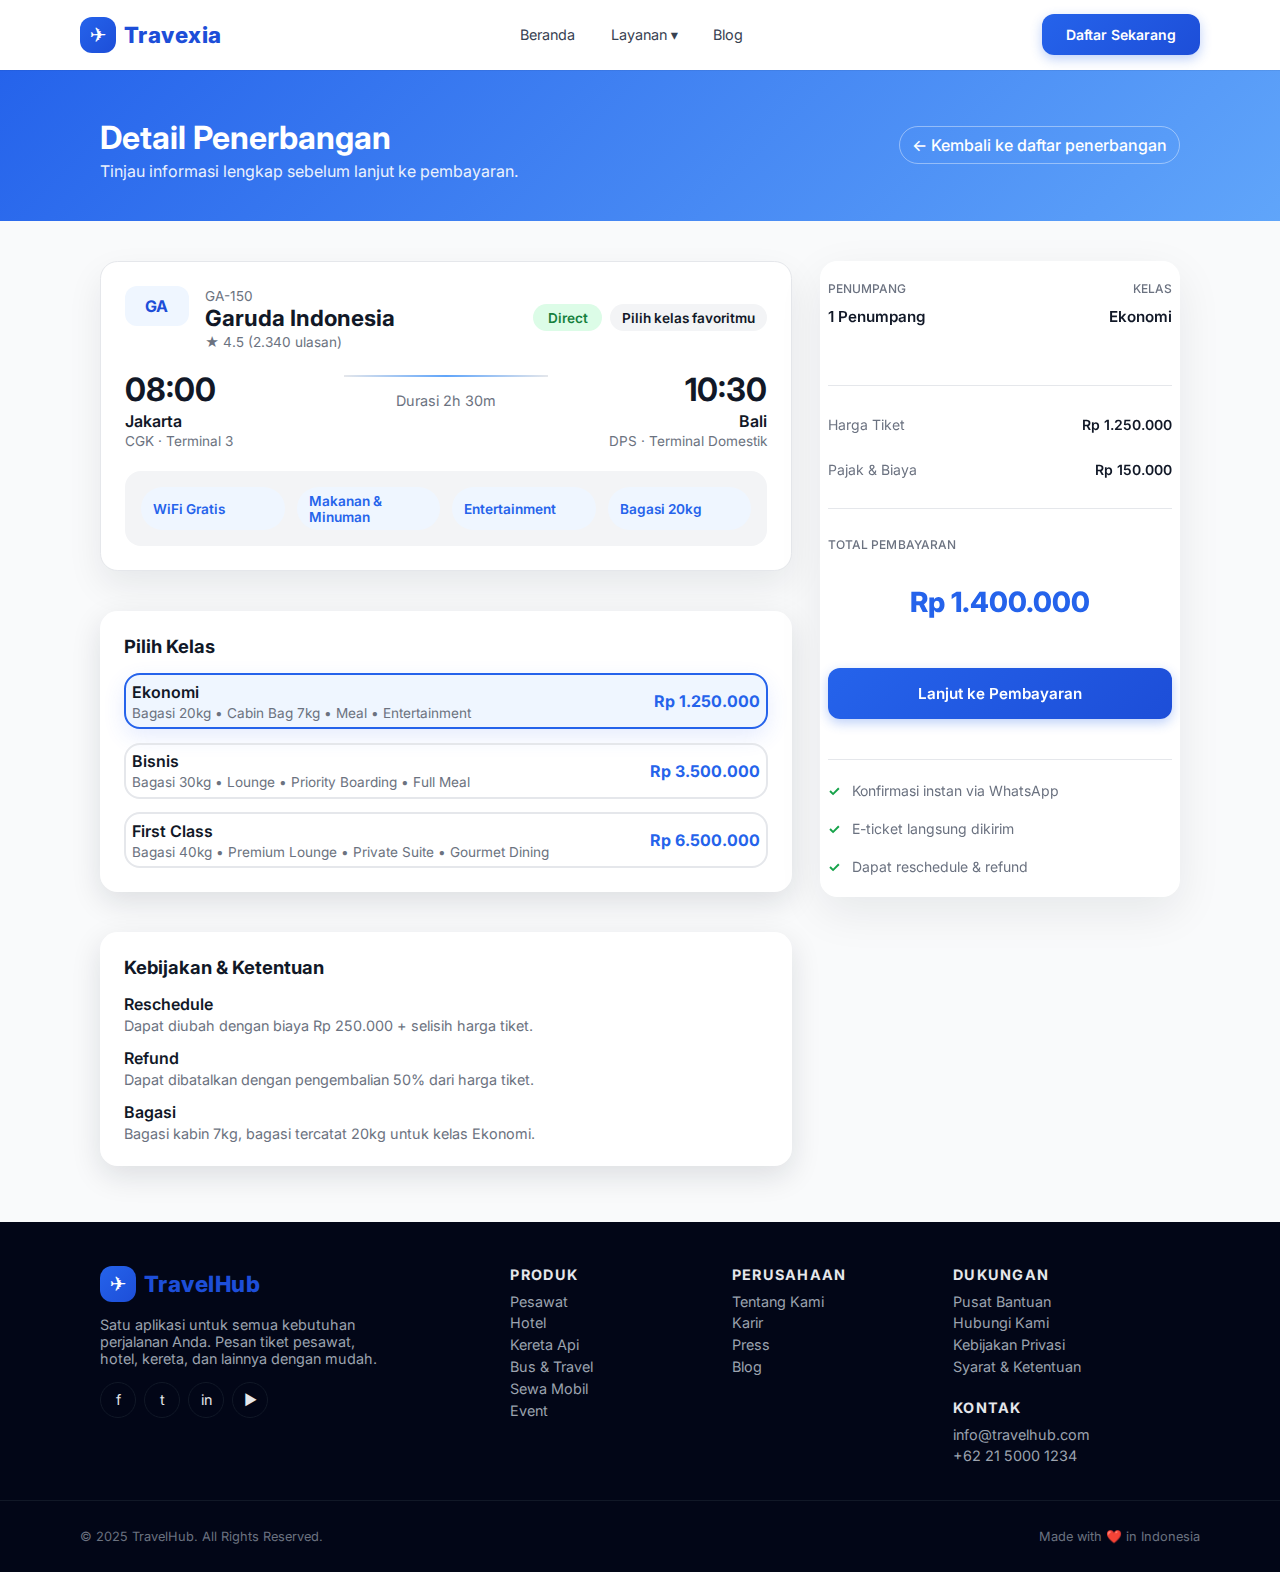
<file: tiket.cim/tiket.cim/flight-detail.html>
<!doctype html>
<html lang="id">
  <head>
    <meta charset="UTF-8" />
    <meta name="viewport" content="width=device-width, initial-scale=1.0" />
    <title>Travexia - Detail Penerbangan</title>
    <meta name="description" content="Pesan tiket pesawat murah dan mudah di Travexia. Bandingkan harga, pilih maskapai terbaik, dan booking tiket pesawat domestik maupun internasional dengan cepat dan aman.">
    <meta name="keywords" content="Travexia, tiket pesawat, pesan tiket pesawat, tiket pesawat murah, booking pesawat, maskapai, tiket pesawat online">

    <link rel="preconnect" href="https://fonts.googleapis.com">
    <link rel="preconnect" href="https://fonts.gstatic.com" crossorigin>
    <link href="https://fonts.googleapis.com/css2?family=Inter:wght@300;400;500;600;700;800&display=swap" rel="stylesheet">
    <link rel="stylesheet" href="/tiket.cim/tiket.cim/assets/css/flight.css" />
    <script src="/tiket.cim/tiket.cim/assets/js/flight.js" defer></script>
    <script src="/tiket.cim/tiket.cim/assets/js/flight-detail.js" defer></script>

      </head>
      <body data-page="flight-detail">
      <header class="site-header">
      <div class="header-main">
        <div class="container header-inner">
          <a href="index.html" class="logo">
            <div class="logo-icon">✈</div>
            <span class="logo-text">Travexia</span>
          </a>
          <nav class="nav-desktop">
      <a href="index.html">Beranda</a>

      <div class="dropdown">
        <button class="dropdown-btn">Layanan ▾</button>
        <div class="dropdown-content">
          <a href="flights.html">Pesawat</a>
          <a href="hotels.html">Hotel</a>
          <a href="trains.html">Kereta</a>
          <a href="bus.html">Bus</a>
        </div>
      </div>

      <a href="blog.html">Blog</a>
        </nav>
            <a href="#" class="btn btn-primary btn-small">Daftar Sekarang</a>
          </div>
          <button class="nav-toggle" data-toggle="mobile-menu" aria-label="Toggle menu">
            ☰
          </button>
        </div>
        <div id="mobileMenu" class="mobile-menu hidden">
       <nav>
      <a href="#home">Beranda</a>

      <div class="dropdown">
        <button class="dropdown-btn">Layanan ▾</button>
        <div class="dropdown-content">
          <a href="flights.html">Pesawat</a>
          <a href="hotels.html">Hotel</a>
          <a href="trains.html">Kereta</a>
          <a href="bus.html">Bus</a>
        </div>
      </div>

      <a href="blog.html">Blog</a>
       </nav>
      </div>
    </header>

    <section class="detail-hero">
      <div class="container detail-hero-inner">
        <div>
          <h1 class="detail-hero-title">Detail Penerbangan</h1>
          <p class="detail-hero-text">Tinjau informasi lengkap sebelum lanjut ke pembayaran.</p>
        </div>
        <a class="detail-back-link" href="flights.html">← Kembali ke daftar penerbangan</a>
      </div>
    </section>

    <main class="page-section detail-page">
      <div class="container">
        <div class="detail-layout">
          <section class="detail-main">
            <article class="card detail-card detail-flight-card" data-flight-card>
              <div class="detail-card-head">
                <div class="detail-airline">
                  <div class="detail-airline-logo" data-detail-airline-logo>GA</div>
                  <div>
                    <p class="detail-flight-number" data-detail-flight-number>GA-150</p>
                    <h2 class="detail-airline-name" data-detail-airline-name>Garuda Indonesia</h2>
                    <div class="detail-rating" data-detail-rating>★ 4.5 (2.340 ulasan)</div>
                  </div>
                </div>
                <div class="detail-badges">
                  <span class="pill pill-success">Direct</span>
                  <span class="detail-chip detail-chip-soft" data-detail-class>Pilih kelas favoritmu</span>
                </div>
              </div>

              <div class="detail-route">
                <div class="detail-route-col">
                  <p class="detail-time" data-detail-departure-time>08:00</p>
                  <p class="detail-city" data-detail-departure-city>Jakarta</p>
                  <p class="detail-airport" data-detail-departure-airport>CGK · Terminal 3</p>
                </div>
                <div class="detail-route-middle">
                  <div class="detail-route-line"></div>
                  <p data-detail-duration>Durasi 2j 30m</p>
                </div>
                <div class="detail-route-col detail-route-col-right">
                  <p class="detail-time" data-detail-arrival-time>10:30</p>
                  <p class="detail-city" data-detail-arrival-city>Bali</p>
                  <p class="detail-airport" data-detail-arrival-airport>DPS · Terminal Domestik</p>
                </div>
              </div>

              <div class="detail-amenities">
                <span class="detail-chip">WiFi Gratis</span>
                <span class="detail-chip">Makanan &amp; Minuman</span>
                <span class="detail-chip">Entertainment</span>
                <span class="detail-chip">Bagasi 20kg</span>
              </div>
            </article>

            <article class="card detail-card">
              <h2 class="detail-card-title">Pilih Kelas</h2>
              <div class="class-list" data-class-list>
                <label class="class-card is-selected" data-class-card data-class-id="economy" data-class-name="Ekonomi" data-class-price="1250000">
                  <input type="radio" name="flightClass" value="economy" checked />
                  <div class="class-card-body">
                    <div>
                      <p class="class-name">Ekonomi</p>
                      <p class="class-features">Bagasi 20kg • Cabin Bag 7kg • Meal • Entertainment</p>
                    </div>
                    <p class="class-price">Rp 1.250.000</p>
                  </div>
                </label>

                <label class="class-card" data-class-card data-class-id="business" data-class-name="Bisnis" data-class-price="3500000">
                  <input type="radio" name="flightClass" value="business" />
                  <div class="class-card-body">
                    <div>
                      <p class="class-name">Bisnis</p>
                      <p class="class-features">Bagasi 30kg • Lounge • Priority Boarding • Full Meal</p>
                    </div>
                    <p class="class-price">Rp 3.500.000</p>
                  </div>
                </label>

                <label class="class-card" data-class-card data-class-id="first" data-class-name="First Class" data-class-price="6500000">
                  <input type="radio" name="flightClass" value="first" />
                  <div class="class-card-body">
                    <div>
                      <p class="class-name">First Class</p>
                      <p class="class-features">Bagasi 40kg • Premium Lounge • Private Suite • Gourmet Dining</p>
                    </div>
                    <p class="class-price">Rp 6.500.000</p>
                  </div>
                </label>
              </div>
            </article>

            <article class="card detail-card">
              <h2 class="detail-card-title">Kebijakan &amp; Ketentuan</h2>
              <div class="policy-list">
                <div>
                  <p class="policy-title">Reschedule</p>
                  <p class="policy-text">Dapat diubah dengan biaya Rp 250.000 + selisih harga tiket.</p>
                </div>
                <div>
                  <p class="policy-title">Refund</p>
                  <p class="policy-text">Dapat dibatalkan dengan pengembalian 50% dari harga tiket.</p>
                </div>
                <div>
                  <p class="policy-title">Bagasi</p>
                  <p class="policy-text">Bagasi kabin 7kg, bagasi tercatat 20kg untuk kelas Ekonomi.</p>
                </div>
              </div>
            </article>
          </section>

          <aside class="detail-sidebar">
            <div class="card detail-summary" data-detail-summary>
              <div class="detail-summary-grid">
                <div>
                  <p class="detail-summary-label">Penumpang</p>
                  <p class="detail-summary-value" data-summary-passengers>1 Dewasa</p>
                </div>
                <div>
                  <p class="detail-summary-label">Kelas</p>
                  <p class="detail-summary-value" data-summary-class>Ekonomi</p>
                </div>
              </div>

              <ul class="detail-summary-breakdown">
                <li>
                  <span>Harga Tiket</span>
                  <strong data-summary-price>Rp 1.250.000</strong>
                </li>
                <li>
                  <span>Pajak &amp; Biaya</span>
                  <strong data-summary-tax>Rp 150.000</strong>
                </li>
              </ul>

              <div class="detail-summary-total">
                <div>
                  <p class="detail-summary-label">Total Pembayaran</p>
                  <p class="detail-summary-grand" data-summary-total>Rp 1.400.000</p>
                </div>
               <button class="btn btn-primary" id="btnPay">Lanjut ke Pembayaran</button>

              </div>

              <ul class="detail-summary-benefits">
                <li>Konfirmasi instan via WhatsApp</li>
                <li>E-ticket langsung dikirim</li>
                <li>Dapat reschedule &amp; refund</li>
              </ul>
            </div>
          </aside>
        </div>
      </div>
    </main>

    <footer class="site-footer">
      <div class="footer-main">
        <div class="container footer-grid">
          <div class="footer-brand">
            <a href="index.html" class="logo footer-logo">
              <div class="logo-icon">✈</div>
              <span class="logo-text">TravelHub</span>
            </a>
            <p class="footer-text">Satu aplikasi untuk semua kebutuhan perjalanan Anda. Pesan tiket pesawat, hotel, kereta, dan lainnya dengan mudah.</p>
            <div class="footer-socials">
              <a href="#" class="social-circle">f</a>
              <a href="#" class="social-circle">t</a>
              <a href="#" class="social-circle">in</a>
              <a href="#" class="social-circle">▶</a>
            </div>
          </div>
          <div>
            <h3 class="footer-title">Produk</h3>
            <ul class="footer-links">
              <li><a href="flights.html">Pesawat</a></li>
              <li><a href="#">Hotel</a></li>
              <li><a href="#">Kereta Api</a></li>
              <li><a href="#">Bus &amp; Travel</a></li>
              <li><a href="#">Sewa Mobil</a></li>
              <li><a href="#">Event</a></li>
            </ul>
          </div>
          <div>
            <h3 class="footer-title">Perusahaan</h3>
            <ul class="footer-links">
              <li><a href="#">Tentang Kami</a></li>
              <li><a href="#">Karir</a></li>
              <li><a href="#">Press</a></li>
              <li><a href="#">Blog</a></li>
            </ul>
          </div>
          <div>
            <h3 class="footer-title">Dukungan</h3>
            <ul class="footer-links">
              <li><a href="#">Pusat Bantuan</a></li>
              <li><a href="#">Hubungi Kami</a></li>
              <li><a href="#">Kebijakan Privasi</a></li>
              <li><a href="#">Syarat &amp; Ketentuan</a></li>
            </ul>
            <h3 class="footer-title footer-title-spaced">Kontak</h3>
            <ul class="footer-links">
              <li><a href="mailto:info@travelhub.com">info@travelhub.com</a></li>
              <li><a href="tel:+622150001234">+62 21 5000 1234</a></li>
            </ul>
          </div>
        </div>
      </div>
      <div class="footer-bottom">
        <div class="container footer-bottom-inner">
          <p>© 2025 TravelHub. All Rights Reserved.</p>
          <p>Made with ❤️ in Indonesia</p>
        </div>
      </div>
    </footer>
    <script>
document.getElementById("btnPay").addEventListener("click", function () {
  
  const airline = document.querySelector("[data-detail-airline-name]").innerText;
  const flightNumber = document.querySelector("[data-detail-flight-number]").innerText;
  const fromCity = document.querySelector("[data-detail-departure-city]").innerText;
  const toCity = document.querySelector("[data-detail-arrival-city]").innerText;
  const departTime = document.querySelector("[data-detail-departure-time]").innerText;
  const arriveTime = document.querySelector("[data-detail-arrival-time]").innerText;
  const flightClass = document.querySelector("[data-summary-class]").innerText;
  const passengers = document.querySelector("[data-summary-passengers]").innerText;
  const total = document.querySelector("[data-summary-total]").innerText;

  const message = `
Halo Admin Travexia, saya ingin memesan tiket pesawat:

✈ *${airline}* (${flightNumber})
📍 *${fromCity}* (${departTime}) → *${toCity}* (${arriveTime})
🎫 Kelas: *${flightClass}*
👤 Penumpang: *${passengers}*
💰 Total: *${total}*

Mohon dibantu proses pembayaran dan konfirmasi.
Terima kasih 🙏
  `;

  const phone = "62895639068080"; // nomor tujuan WA
  const url = `https://wa.me/${phone}?text=${encodeURIComponent(message)}`;

  window.open(url, "_blank");
});
</script>

  </body>
</html>
</file>
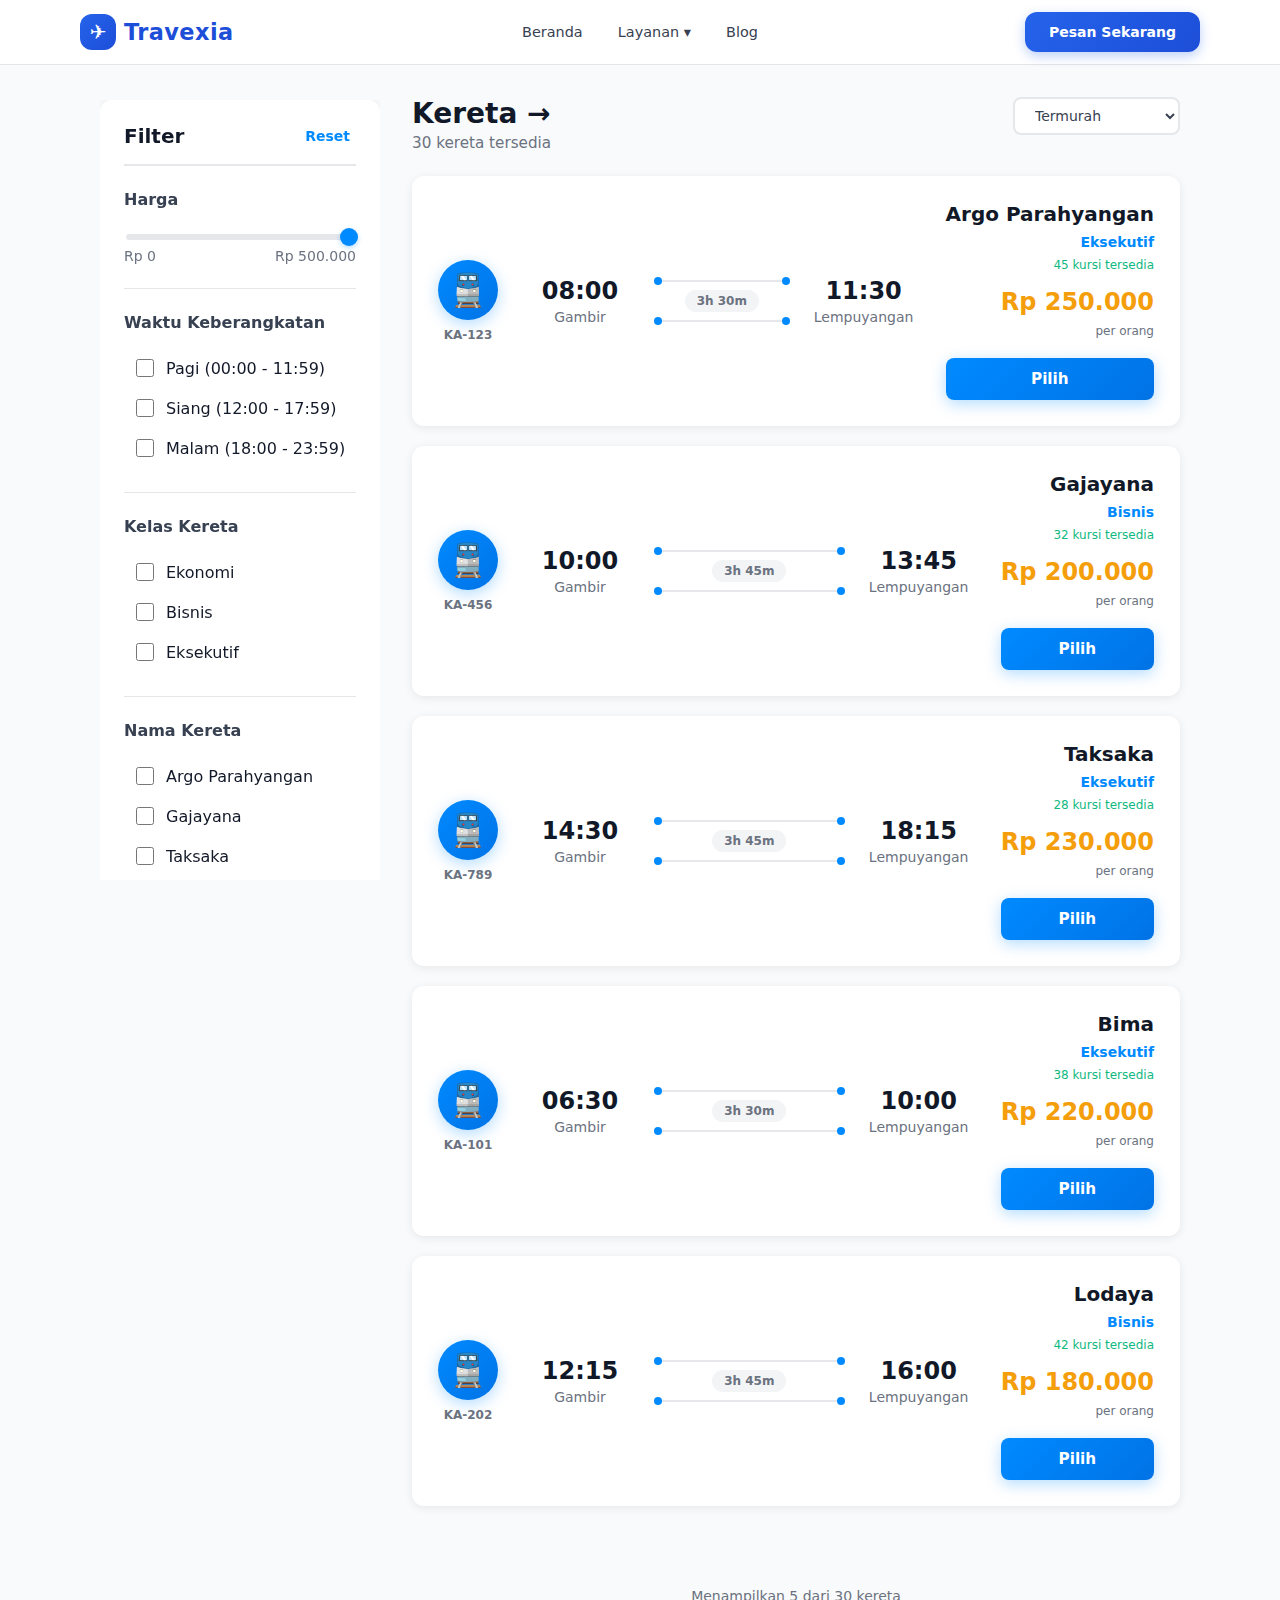
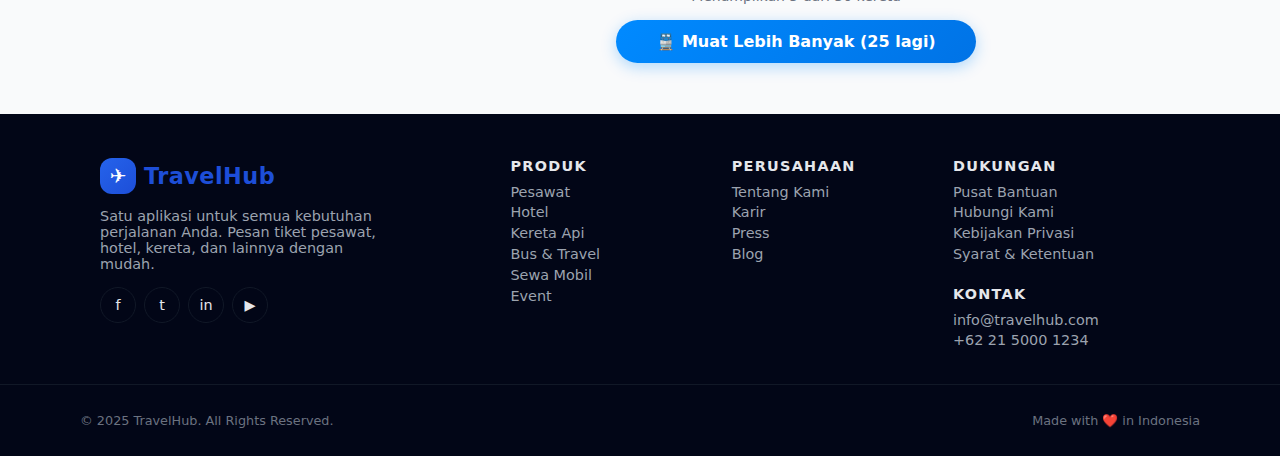
<file: tiket.cim/tiket.cim/trains-detail.html>
<!doctype html>
<html lang="id">
  <head>
    <meta charset="UTF-8" />
    <meta name="viewport" content="width=device-width, initial-scale=1.0" />
    <title>Travexia - Detail Kereta</title>
    <meta name="description" content="Pesan tiket kereta api murah dan mudah di Travexia. Bandingkan harga, pilih jadwal terbaik, dan booking tiket kereta antar kota dengan cepat dan aman.">
<meta name="keywords" content="Travexia, tiket kereta api, pesan tiket kereta, tiket kereta murah, booking kereta, KAI, tiket kereta online">

    <link rel="preconnect" href="https://fonts.googleapis.com">
    <link rel="preconnect" href="https://fonts.gstatic.com" crossorigin>
    <link href="https://fonts.googleapis.com/css2?family=Inter:wght@300;400;500;600;700;800&display=swap" rel="stylesheet">
    <link rel="stylesheet" href="/tiket.cim/tiket.cim/assets/css/flight.css" />
   
    
  </head>
  <body data-page="train-detail">

    <header class="site-header">
      <div class="header-main">
        <div class="container header-inner">
          <a href="index.html" class="logo">
            <div class="logo-icon">🚆</div>
            <span class="logo-text">Travexia</span>
          </a>

          <nav class="nav-desktop">
            <a href="index.html">Beranda</a>

            <div class="dropdown">
              <button class="dropdown-btn">Layanan ▾</button>
              <div class="dropdown-content">
                <a href="flights.html">Pesawat</a>
                <a href="hotels.html">Hotel</a>
                <a href="trains.html">Kereta</a>
                <a href="bus.html">Bus</a>

              </div>
            </div>

            <a href="blog.html">Blog</a>
          </nav>

          <a href="#" class="btn btn-primary btn-small">Daftar Sekarang</a>
        </div>

        <button class="nav-toggle" data-toggle="mobile-menu" aria-label="Toggle menu">
          ☰
        </button>
      </div>

      <div id="mobileMenu" class="mobile-menu hidden">
        <nav>
          <a href="index.html">Beranda</a>

          <div class="dropdown">
            <button class="dropdown-btn">Layanan ▾</button>
            <div class="dropdown-content">
              <a href="flights.html">Pesawat</a>
              <a href="hotels.html">Hotel</a>
              <a href="trains.html">Kereta</a>
              <a href="bus.html">Bus</a>

            </div>
          </div>

          <a href="blog.html">Blog</a>
        </nav>
      </div>
    </header>

    <section class="detail-hero">
      <div class="container detail-hero-inner">
        <div>
          <h1 class="detail-hero-title">Detail Kereta</h1>
          <p class="detail-hero-text">Cek informasi lengkap perjalanan kereta sebelum melanjutkan pembayaran.</p>
        </div>
        <a class="detail-back-link" href="trains.html">← Kembali ke daftar kereta</a>
      </div>
    </section>

    <main class="page-section detail-page">
      <div class="container">
        <div class="detail-layout">
          <section class="detail-main">

            <article class="card detail-card detail-flight-card" data-flight-card>
              <div class="detail-card-head">
                <div class="detail-airline">
                  <div class="detail-airline-logo" data-detail-airline-logo>KA</div>
                  <div>
                    <p class="detail-flight-number" data-detail-flight-number>KA-112</p>
                    <h2 class="detail-airline-name" data-detail-airline-name>Argo Bromo Anggrek</h2>
                    <div class="detail-rating" data-detail-rating>★ 4.6 (1.980 ulasan)</div>
                  </div>
                </div>
                <div class="detail-badges">
                  <span class="pill pill-success">Non-Stop</span>
                  <span class="detail-chip detail-chip-soft" data-detail-class>Pilih kelas sesuai kenyamanan</span>
                </div>
              </div>

              <div class="detail-route">
                <div class="detail-route-col">
                  <p class="detail-time" data-detail-departure-time>06:30</p>
                  <p class="detail-city" data-detail-departure-city>Jakarta</p>
                  <p class="detail-airport" data-detail-departure-airport>Gambir (GMR)</p>
                </div>

                <div class="detail-route-middle">
                  <div class="detail-route-line"></div>
                  <p data-detail-duration>Durasi 8j 15m</p>
                </div>

                <div class="detail-route-col detail-route-col-right">
                  <p class="detail-time" data-detail-arrival-time>14:45</p>
                  <p class="detail-city" data-detail-arrival-city>Surabaya</p>
                  <p class="detail-airport" data-detail-arrival-airport>Surabaya Pasar Turi (SBI)</p>
                </div>
              </div>

              <div class="detail-amenities">
                <span class="detail-chip">Pendingin Ruangan</span>
                <span class="detail-chip">Reclining Seat</span>
                <span class="detail-chip">Snack & Minuman</span>
                <span class="detail-chip">Colokan Listrik</span>
              </div>
            </article>

            <article class="card detail-card">
              <h2 class="detail-card-title">Pilih Kelas</h2>
              <div class="class-list" data-class-list>

                <label class="class-card is-selected" data-class-card data-class-id="economy" data-class-name="Ekonomi" data-class-price="350000">
                  <input type="radio" name="flightClass" value="economy" checked />
                  <div class="class-card-body">
                    <div>
                      <p class="class-name">Ekonomi</p>
                      <p class="class-features">Bagasi 20kg • AC • Reclining Seat</p>
                    </div>
                    <p class="class-price">Rp 350.000</p>
                  </div>
                </label>

                <label class="class-card" data-class-card data-class-id="business" data-class-name="Bisnis" data-class-price="550000">
                  <input type="radio" name="flightClass" value="business" />
                  <div class="class-card-body">
                    <div>
                      <p class="class-name">Bisnis</p>
                      <p class="class-features">Bagasi 30kg • Snack • AC Premium</p>
                    </div>
                    <p class="class-price">Rp 550.000</p>
                  </div>
                </label>

                <label class="class-card" data-class-card data-class-id="executive" data-class-name="Eksekutif" data-class-price="850000">
                  <input type="radio" name="flightClass" value="executive" />
                  <div class="class-card-body">
                    <div>
                      <p class="class-name">Eksekutif</p>
                      <p class="class-features">Bagasi 40kg • Full Meal • AC Premium • Recliner</p>
                    </div>
                    <p class="class-price">Rp 850.000</p>
                  </div>
                </label>

              </div>
            </article>

            <article class="card detail-card">
              <h2 class="detail-card-title">Kebijakan &amp; Ketentuan</h2>
              <div class="policy-list">
                <div>
                  <p class="policy-title">Reschedule</p>
                  <p class="policy-text">Perubahan jadwal dapat dilakukan dengan biaya administrasi + selisih harga tiket.</p>
                </div>
                <div>
                  <p class="policy-title">Refund</p>
                  <p class="policy-text">Pembatalan tiket akan dikenakan potongan sesuai peraturan KAI.</p>
                </div>
                <div>
                  <p class="policy-title">Bagasi</p>
                  <p class="policy-text">Bagasi maksimal mengikuti ketentuan sesuai kelas dan regulasi KAI.</p>
                </div>
              </div>
            </article>
          </section>

          <aside class="detail-sidebar">
            <div class="card detail-summary" data-detail-summary>
              <div class="detail-summary-grid">
                <div>
                  <p class="detail-summary-label">Penumpang</p>
                  <p class="detail-summary-value" data-summary-passengers>1 Dewasa</p>
                </div>
                <div>
                  <p class="detail-summary-label">Kelas</p>
                  <p class="detail-summary-value" data-summary-class>Ekonomi</p>
                </div>
              </div>

              <ul class="detail-summary-breakdown">
                <li>
                  <span>Harga Tiket</span>
                  <strong data-summary-price>Rp 350.000</strong>
                </li>
                <li>
                  <span>Pajak &amp; Biaya</span>
                  <strong data-summary-tax>Rp 25.000</strong>
                </li>
              </ul>

              <div class="detail-summary-total">
                <div>
                  <p class="detail-summary-label">Total Pembayaran</p>
                  <p class="detail-summary-grand" data-summary-total>Rp 375.000</p>
                </div>

                <button class="btn btn-primary" id="btnPay">Lanjut ke Pembayaran</button>
              </div>

              <ul class="detail-summary-benefits">
                <li>Konfirmasi instan via WhatsApp</li>
                <li>E-ticket langsung dikirim</li>
                <li>Dapat reschedule &amp; refund</li>
              </ul>
            </div>
          </aside>
        </div>
      </div>
    </main>

    <footer class="site-footer">
      <div class="footer-main">
        <div class="container footer-grid">
          <div class="footer-brand">
            <a href="index.html" class="logo footer-logo">
              <div class="logo-icon">🚆</div>
              <span class="logo-text">Travexia</span>
            </a>
            <p class="footer-text">Satu aplikasi untuk semua kebutuhan perjalanan Anda. Pesan tiket kereta, pesawat, hotel, dan lainnya dengan mudah.</p>
            <div class="footer-socials">
              <a href="#" class="social-circle">f</a>
              <a href="#" class="social-circle">t</a>
              <a href="#" class="social-circle">in</a>
              <a href="#" class="social-circle">▶</a>
            </div>
          </div>

          <div>
            <h3 class="footer-title">Produk</h3>
            <ul class="footer-links">
              <li><a href="flights.html">Pesawat</a></li>
              <li><a href="#">Hotel</a></li>
              <li><a href="#">Kereta Api</a></li>
              <li><a href="#">Bus &amp; Travel</a></li>
              <li><a href="#">Sewa Mobil</a></li>
              <li><a href="#">Event</a></li>
            </ul>
          </div>

          <div>
            <h3 class="footer-title">Perusahaan</h3>
            <ul class="footer-links">
              <li><a href="#">Tentang Kami</a></li>
              <li><a href="#">Karir</a></li>
              <li><a href="#">Press</a></li>
              <li><a href="#">Blog</a></li>
            </ul>
          </div>

          <div>
            <h3 class="footer-title">Dukungan</h3>
            <ul class="footer-links">
              <li><a href="#">Pusat Bantuan</a></li>
              <li><a href="#">Hubungi Kami</a></li>
              <li><a href="#">Kebijakan Privasi</a></li>
              <li><a href="#">Syarat &amp; Ketentuan</a></li>
            </ul>

            <h3 class="footer-title footer-title-spaced">Kontak</h3>
            <ul class="footer-links">
              <li><a href="mailto:info@travexia.com">info@travexia.com</a></li>
              <li><a href="tel:+622150001234">+62 21 5000 1234</a></li>
            </ul>
          </div>
        </div>
      </div>

      <div class="footer-bottom">
        <div class="container footer-bottom-inner">
          <p>© 2025 Travexia. All Rights Reserved.</p>
          <p>Made with ❤️ in Indonesia</p>
        </div>
      </div>
    </footer>

    <script>
document.getElementById("btnPay").addEventListener("click", function () {

  const airline = document.querySelector("[data-detail-airline-name]").innerText;
  const flightNumber = document.querySelector("[data-detail-flight-number]").innerText;
  const fromCity = document.querySelector("[data-detail-departure-city]").innerText;
  const toCity = document.querySelector("[data-detail-arrival-city]").innerText;
  const departTime = document.querySelector("[data-detail-departure-time]").innerText;
  const arriveTime = document.querySelector("[data-detail-arrival-time]").innerText;
  const flightClass = document.querySelector("[data-summary-class]").innerText;
  const passengers = document.querySelector("[data-summary-passengers]").innerText;
  const total = document.querySelector("[data-summary-total]").innerText;

  const message = `
Halo Admin Travexia, saya ingin memesan tiket kereta:

🚆 *${airline}* (${flightNumber})
📍 *${fromCity}* (${departTime}) → *${toCity}* (${arriveTime})
🎫 Kelas: *${flightClass}*
👤 Penumpang: *${passengers}*
💰 Total: *${total}*

Mohon dibantu proses pembayaran dan konfirmasi.
Terima kasih 🙏
  `;

  const phone = "62895639068080";
  const url = `https://wa.me/${phone}?text=${encodeURIComponent(message)}`;

  window.open(url, "_blank");
});
</script>
<script src="/tiket.cim/tiket.cim/assets/js/trains.js"></script>
<script src="/tiket.cim/tiket.cim/assets/js/script.js"></script>

  </body>
</html>
</file>
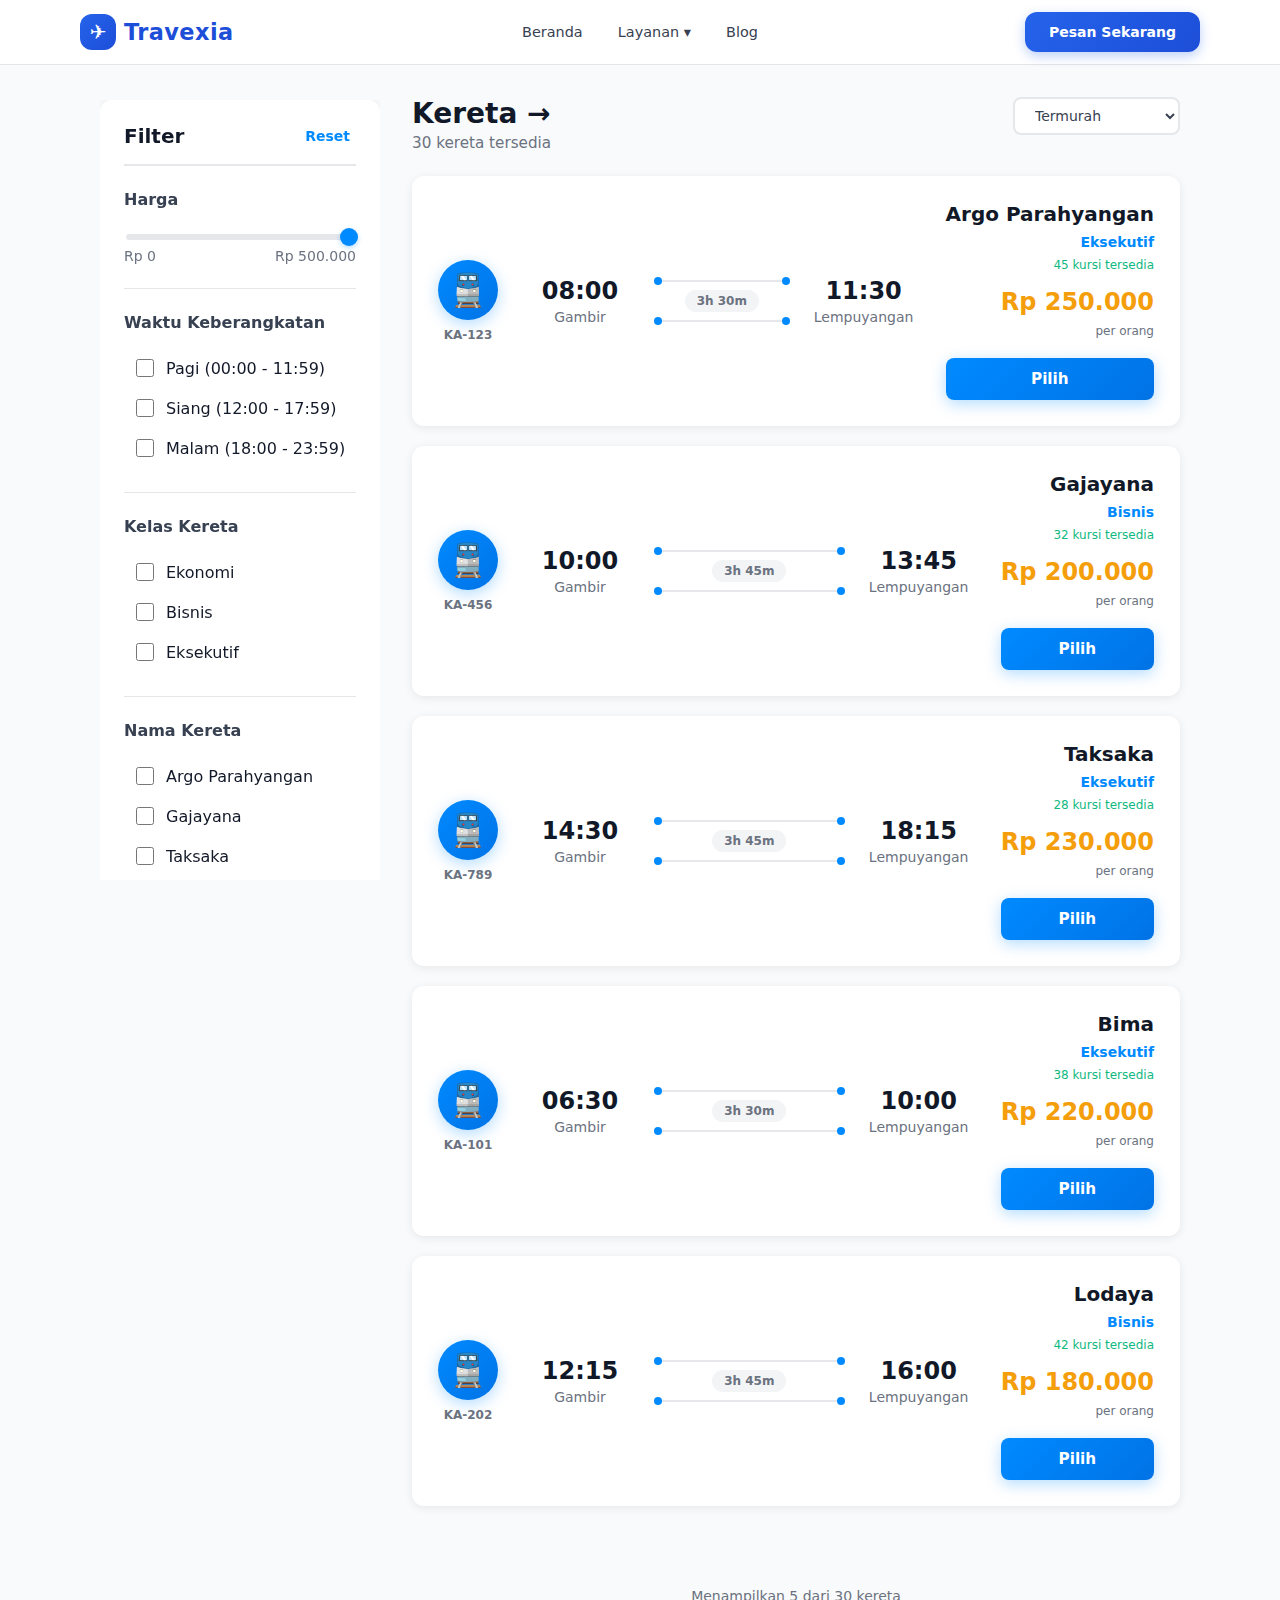
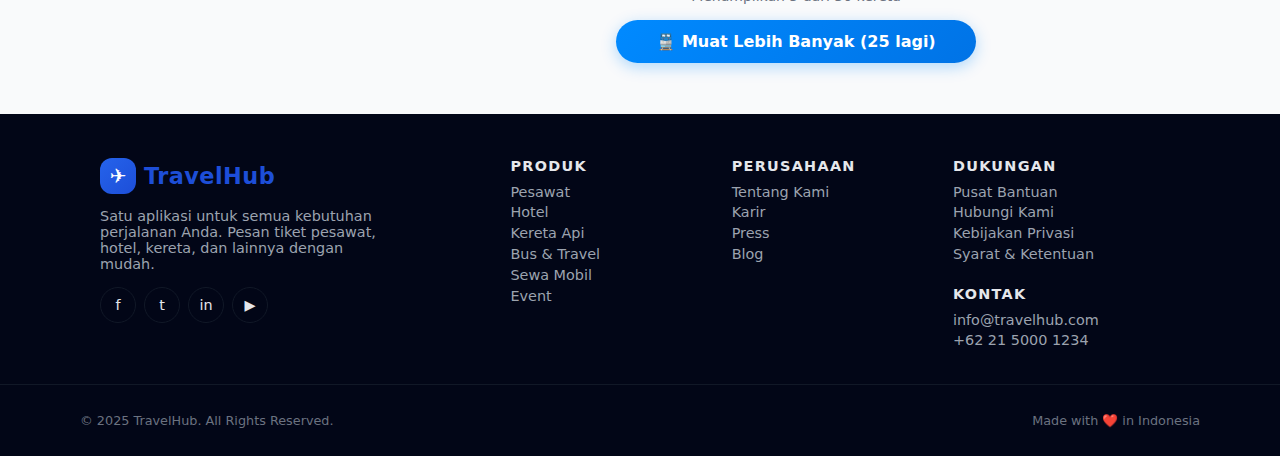
<file: tiket.cim/tiket.cim/trains.html>
<!doctype html>
<html lang="id">
  <head>
    <meta charset="UTF-8" />
    <meta name="viewport" content="width=device-width, initial-scale=1.0" />
    <title>Travexia - Cari Kereta</title>
    <meta name="description" content="Cari dan pesan tiket kereta api dengan harga terbaik">
    <meta name="keywords" content="tiket kereta, kereta api, booking kereta, travel kereta">

    <link rel="stylesheet" href="/tiket.cim/tiket.cim/assets/css/flight.css" />
    <link rel="stylesheet" href="/tiket.cim/tiket.cim/assets/css/train.css" />
    <script src="/tiket.cim/tiket.cim/assets/js/trains.js" defer></script>
  </head>
  <body>
    <header class="header">
      <div class="container main-header">
        <a href="index.html" class="logo">
          <div class="logo-icon">✈</div>
          <span class="logo-text">Travexia</span>
        </a>

        <nav class="nav-desktop">
          <a href="index.html">Beranda</a>

          <div class="dropdown">
            <button class="dropdown-btn">Layanan ▾</button>
            <div class="dropdown-content">
              <a href="flights.html">Pesawat</a>
              <a href="hotels.html">Hotel</a>
              <a href="trains.html">Kereta</a>
              <a href="bus.html">Bus</a>
            </div>
          </div>

          <a href="blog.html">Blog</a>
        </nav>

        <!-- Tombol desktop -->
        <a href="https://wa.me/62895639068080" target="_blank" class="btn-primary desktop-only">
          Pesan Sekarang
        </a>

        <!-- Tombol hamburger -->
        <button id="mobileMenuButton" class="mobile-menu-button">☰</button>
      </div>

      <!-- MOBILE MENU -->
      <div id="mobileMenu" class="mobile-menu hidden">
        <nav>
          <a href="index.html">Beranda</a>

          <div class="dropdown">
            <button class="dropdown-btn">Layanan ▾</button>
            <div class="dropdown-content">
              <a href="flights.html">Pesawat</a>
              <a href="hotels.html">Hotel</a>
              <a href="trains.html">Kereta</a>
              <a href="bus.html">Bus</a>
            </div>
          </div>

          <a href="blog.html">Blog</a>
        </nav>
      </div>
    </header>
  
    


    <main class="flight-main">
      <div class="container">
        <div class="flight-layout">
          
          <!-- SIDEBAR FILTER -->
          <aside class="flight-filters" id="trainFilters">
            <div class="filter-card">
              <div class="filter-header">
                <h2>Filter</h2>
                <button class="filter-reset" id="resetTrainFilters">Reset</button>
              </div>

              <!-- Filter Harga -->
              <div class="filter-section">
                <h3>Harga</h3>
                <input 
                  type="range" 
                  min="0" 
                  max="500000" 
                  value="500000" 
                  step="10000" 
                  id="trainPriceRange" 
                  class="price-slider"
                />
                <div class="filter-range-labels">
                  <span>Rp 0</span>
                  <span id="trainMaxPrice">Rp 500.000</span>
                </div>
              </div>

              <!-- Filter Waktu Keberangkatan -->
              <div class="filter-section">
                <h3>Waktu Keberangkatan</h3>
                <label class="filter-checkbox">
                  <input type="checkbox" value="pagi" class="time-filter">
                  Pagi (00:00 - 11:59)
                </label>
                <label class="filter-checkbox">
                  <input type="checkbox" value="siang" class="time-filter">
                  Siang (12:00 - 17:59)
                </label>
                <label class="filter-checkbox">
                  <input type="checkbox" value="malam" class="time-filter">
                  Malam (18:00 - 23:59)
                </label>
              </div>

              <!-- Filter Kelas Kereta -->
              <div class="filter-section">
                <h3>Kelas Kereta</h3>
                <label class="filter-checkbox">
                  <input type="checkbox" value="ekonomi" class="class-filter">
                  Ekonomi
                </label>
                <label class="filter-checkbox">
                  <input type="checkbox" value="bisnis" class="class-filter">
                  Bisnis
                </label>
                <label class="filter-checkbox">
                  <input type="checkbox" value="eksekutif" class="class-filter">
                  Eksekutif
                </label>
              </div>

              <!-- Filter Nama Kereta -->
              <div class="filter-section">
                <h3>Nama Kereta</h3>
                <label class="filter-checkbox">
                  <input type="checkbox" value="argo parahyangan" class="train-name-filter">
                  Argo Parahyangan
                </label>
                <label class="filter-checkbox">
                  <input type="checkbox" value="gajayana" class="train-name-filter">
                  Gajayana
                </label>
                <label class="filter-checkbox">
                  <input type="checkbox" value="taksaka" class="train-name-filter">
                  Taksaka
                </label>
                <label class="filter-checkbox">
                  <input type="checkbox" value="bima" class="train-name-filter">
                  Bima
                </label>
                <label class="filter-checkbox">
                  <input type="checkbox" value="argo bromo anggrek" class="train-name-filter">
                  Argo Bromo Anggrek
                </label>
              </div>

            </div>
          </aside>

          <!-- RESULTS SECTION -->
          <section class="train-results">
            <div class="results-header">
              <div>
                <h2 id="trainResultsTitle">Kereta  → </h2>
                <p id="trainResultsSubtitle">0 kereta tersedia</p>
              </div>
              
              <!-- SORTING -->
              <div class="results-actions">
                <button class="btn-filter-toggle" id="showTrainFilters">
                  🔍 Filter
                </button>
                <select id="sortTrains" class="sort-select">
                  <option value="cheapest">Termurah</option>
                  <option value="earliest">Paling Awal</option>
                  <option value="latest">Paling Akhir</option>
                  <option value="shortest">Terpendek</option>
                  <option value="rating">Rating Tertinggi</option>
                </select>
              </div>
            </div>

            <!-- TRAIN CARDS CONTAINER -->
            <div id="trainCards" class="train-card-list"></div>
          </section>

        </div>
      </div>
    </main>

    <br>

    <footer class="site-footer">
      <div class="footer-main">
        <div class="container footer-grid">
          <div class="footer-brand">
            <a href="index.html" class="logo footer-logo">
              <div class="logo-icon">✈</div>
              <span class="logo-text">TravelHub</span>
            </a>
            <p class="footer-text">Satu aplikasi untuk semua kebutuhan perjalanan Anda. Pesan tiket pesawat, hotel,
              kereta, dan lainnya dengan mudah.</p>
            <div class="footer-socials">
              <a href="#" class="social-circle">f</a>
              <a href="#" class="social-circle">t</a>
              <a href="#" class="social-circle">in</a>
              <a href="#" class="social-circle">▶</a>
            </div>
          </div>
          <div>
            <h3 class="footer-title">Produk</h3>
            <ul class="footer-links">
              <li><a href="flights.html">Pesawat</a></li>
              <li><a href="hotels.html">Hotel</a></li>
              <li><a href="trains.html">Kereta Api</a></li>
              <li><a href="bus.html">Bus &amp; Travel</a></li>
              <li><a href="#">Sewa Mobil</a></li>
              <li><a href="#">Event</a></li>
            </ul>
          </div>
          <div>
            <h3 class="footer-title">Perusahaan</h3>
            <ul class="footer-links">
              <li><a href="#">Tentang Kami</a></li>
              <li><a href="#">Karir</a></li>
              <li><a href="#">Press</a></li>
              <li><a href="blog.html">Blog</a></li>
            </ul>
          </div>
          <div>
            <h3 class="footer-title">Dukungan</h3>
            <ul class="footer-links">
              <li><a href="#">Pusat Bantuan</a></li>
              <li><a href="#">Hubungi Kami</a></li>
              <li><a href="#">Kebijakan Privasi</a></li>
              <li><a href="#">Syarat &amp; Ketentuan</a></li>
            </ul>
            <h3 class="footer-title footer-title-spaced">Kontak</h3>
            <ul class="footer-links">
              <li><a href="mailto:info@travelhub.com">info@travelhub.com</a></li>
              <li><a href="tel:+622150001234">+62 21 5000 1234</a></li>
            </ul>
          </div>
        </div>
      </div>
      <div class="footer-bottom">
        <div class="container footer-bottom-inner">
          <p>© 2025 TravelHub. All Rights Reserved.</p>
          <p>Made with ❤️ in Indonesia</p>
        </div>
      </div>
    </footer>

    <script src="/tiket.cim/tiket.cim/assets/js/script.js"></script>
  </body>
</html>
</file>
<file: tiket.cim/tiket.cim/assets/css/flight.css>
:root {
  --primary-50: #eff6ff;
  --primary-100: #dbeafe;
  --primary-200: #bfdbfe;
  --primary-300: #93c5fd;
  --primary-400: #60a5fa;
  --primary-500: #3b82f6;
  --primary-600: #2563eb;
  --primary-700: #1d4ed8;
  --primary-800: #1e40af;
  --primary-900: #1e3a8a;

  --accent-50: #fef3c7;
  --accent-100: #fde68a;
  --accent-200: #fcd34d;
  --accent-300: #fbbf24;
  --accent-400: #f59e0b;
  --accent-500: #d97706;
  --accent-600: #b45309;

  --bg-page: #f9fafb;
  --bg-surface: #ffffff;
  --bg-muted: #f3f4f6;
  --border-subtle: #e5e7eb;
  --border-strong: #d1d5db;
  --text-main: #111827;
  --text-muted: #6b7280;
  --text-soft: #9ca3af;
  --radius-lg: 1rem;
  --radius-md: 0.75rem;
  --radius-pill: 999px;
  --shadow-sm: 0 1px 2px rgba(15, 23, 42, 0.08);
  --shadow-md: 0 10px 30px rgba(15, 23, 42, 0.12);
  --shadow-lg: 0 20px 45px rgba(15, 23, 42, 0.18);
  --transition-fast: 150ms ease-out;
  --transition-med: 200ms ease-out;
}

* {
  box-sizing: border-box;
}

html,
body {
  margin: 0;
  padding: 0;
}

body {
  font-family: "Inter", system-ui, -apple-system, BlinkMacSystemFont, "Segoe UI", sans-serif;
  background-color: var(--bg-page);
  color: var(--text-main);
  -webkit-font-smoothing: antialiased;
}

a {
  color: inherit;
  text-decoration: none;
}

a:hover {
  text-decoration: none;
}

img {
  max-width: 100%;
  display: block;
}

button,
input,
select,
textarea {
  font-family: inherit;
}

.container {
  max-width: 1120px;
  margin: 0 auto;
  padding: 0 1.25rem;
}

.btn {
  display: inline-flex;
  align-items: center;
  justify-content: center;
  font-weight: 600;
  font-size: 0.95rem;
  border-radius: var(--radius-md);
  padding: 0.75rem 1.5rem;
  border: none;
  cursor: pointer;
  transition: background-color var(--transition-med), color var(--transition-med), box-shadow var(--transition-med), transform var(--transition-fast), border-color var(--transition-med);
}

.btn-primary {
  background: linear-gradient(135deg, var(--primary-600), var(--primary-700));
  color: #ffffff;
  box-shadow: var(--shadow-md);
}

.btn-primary:hover {
  background: linear-gradient(135deg, var(--primary-700), var(--primary-800));
  transform: translateY(-1px);
  box-shadow: var(--shadow-lg);
}

.btn-secondary {
  background-color: #ffffff;
  color: var(--primary-600);
  border: 2px solid var(--primary-600);
}

.btn-secondary:hover {
  background-color: var(--primary-50);
}

.btn-outline {
  background-color: #ffffff;
  color: var(--text-main);
  border: 1px solid var(--border-subtle);
}

.btn-outline:hover {
  background-color: var(--bg-muted);
}

.btn-light {
  background-color: #ffffff;
  color: var(--primary-700);
  box-shadow: var(--shadow-sm);
}

.btn-light:hover {
  background-color: var(--bg-muted);
}

.btn-full {
  width: 100%;
}

.btn-small {
  padding: 0.5rem 1rem;
  font-size: 0.85rem;
}

.link-button {
  border: none;
  background: none;
  padding: 0;
  color: var(--primary-600);
  font-weight: 600;
  cursor: pointer;
  display: inline-flex;
  align-items: center;
  gap: 0.25rem;
}

.link-button:hover {
  color: var(--primary-700);
}

.site-header {
  position: sticky;
  top: 0;
  z-index: 50;
  background-color: #ffffff;
  box-shadow: 0 1px 0 rgba(15, 23, 42, 0.06);
}

.top-banner {
  background: linear-gradient(90deg, var(--primary-600), var(--primary-800));
  color: #ffffff;
  font-size: 0.8rem;
}

.banner-inner {
  display: flex;
  align-items: center;
  justify-content: space-between;
  padding: 0.5rem 0;
}

.banner-right {
  display: none;
  align-items: center;
  gap: 0.75rem;
}

.banner-link {
  opacity: 0.9;
}

.banner-link:hover {
  opacity: 1;
}

.banner-separator {
  opacity: 0.7;
}

.header-main {
  background-color: #ffffff;
}

.header-inner {
  display: flex;
  align-items: center;
  justify-content: space-between;
  padding: 0.9rem 0;
  gap: 1.5rem;
}

.logo {
  display: inline-flex;
  align-items: center;
  gap: 0.6rem;
}

.logo-icon {
  width: 2.25rem;
  height: 2.25rem;
  border-radius: 0.9rem;
  display: inline-flex;
  align-items: center;
  justify-content: center;
  background: linear-gradient(135deg, var(--primary-600), var(--primary-700));
  color: #ffffff;
  font-size: 1.25rem;
}

.logo-text {
  font-size: 1.4rem;
  font-weight: 800;
  letter-spacing: 0.02em;
  color: var(--primary-700);
}

.nav-desktop {
  display: none;
  align-items: center;
  gap: 0.25rem;
  flex: 1;
}

.nav-link {
  padding: 0.5rem 0.85rem;
  border-radius: 999px;
  font-size: 0.9rem;
  color: #4b5563;
  transition: background-color var(--transition-med), color var(--transition-med);
}

.nav-link:hover,
.nav-link-active {
  background-color: var(--primary-50);
  color: var(--primary-700);
}

.header-actions {
  display: none;
  align-items: center;
  gap: 0.75rem;
}

.rewards-link {
  font-size: 0.9rem;
  color: var(--accent-500);
  font-weight: 500;
}

.rewards-link:hover {
  color: var(--accent-600);
}

.user-menu-wrapper {
  position: relative;
}

.user-menu-toggle {
  display: inline-flex;
  align-items: center;
  gap: 0.35rem;
  padding: 0.5rem 0.85rem;
  border-radius: 999px;
  border: none;
  background-color: transparent;
  cursor: pointer;
}

.user-menu-toggle:hover {
  background-color: var(--bg-muted);
}

.user-icon {
  width: 1.1rem;
  height: 1.1rem;
}

.user-menu {
  position: absolute;
  right: 0;
  top: calc(100% + 0.5rem);
  width: 13rem;
  background-color: #ffffff;
  border-radius: var(--radius-lg);
  box-shadow: var(--shadow-lg);
  padding: 0.4rem 0;
  border: 1px solid rgba(15, 23, 42, 0.06);
  display: none;
}

.user-menu.is-open {
  display: block;
}

.user-menu-item {
  display: block;
  padding: 0.55rem 1rem;
  font-size: 0.9rem;
  color: #374151;
}

.user-menu-item:hover {
  background-color: var(--bg-muted);
}

.user-menu hr {
  border: none;
  border-top: 1px solid var(--border-subtle);
  margin: 0.25rem 0;
}

.nav-toggle {
  display: inline-flex;
  align-items: center;
  justify-content: center;
  width: 2.25rem;
  height: 2.25rem;
  border-radius: 0.75rem;
  border: none;
  background-color: var(--bg-muted);
  cursor: pointer;
}

.nav-toggle:hover {
  background-color: #e5e7eb;
}
.hero {
  position: relative;
  background: radial-gradient(circle at top left, var(--primary-500), var(--primary-700));
  color: #ffffff;
  overflow: hidden;
}

.hero-bg-pattern {
  position: absolute;
  inset: 0;
  background-image: radial-gradient(circle at 1px 1px, rgba(255, 255, 255, 0.12) 1px, transparent 0);
  background-size: 28px 28px;
  opacity: 0.35;
}

.hero-inner {
  position: relative;
  padding: 3.5rem 0 4.5rem;
  display: flex;
  flex-direction: column;
  gap: 2rem;
}

.hero-title {
  font-size: 2.1rem;
  line-height: 1.2;
  font-weight: 800;
  margin: 0 0 0.65rem;
}

.hero-subtitle {
  font-size: 1.05rem;
  max-width: 32rem;
  color: #dbeafe;
  margin: 0;
}

.search-card {
  background-color: #ffffff;
  color: var(--text-main);
  border-radius: 1.5rem;
  box-shadow: var(--shadow-lg);
  padding: 1.5rem 1.4rem 1.75rem;
}

.tabs {
  display: flex;
  flex-wrap: wrap;
  gap: 0.4rem;
  border-bottom: 1px solid var(--border-subtle);
  padding-bottom: 0.75rem;
  margin-bottom: 1.2rem;
}

.tab-button {
  border-radius: 999px;
  border: none;
  padding: 0.55rem 1rem;
  background-color: transparent;
  color: #4b5563;
  font-weight: 500;
  cursor: pointer;
  font-size: 0.9rem;
}

.tab-button.is-active {
  background: linear-gradient(135deg, var(--primary-600), var(--primary-700));
  color: #ffffff;
  box-shadow: var(--shadow-md);
}

.tab-panels {
  display: block;
}

.tab-panel {
  display: none;
}

.tab-panel.is-active {
  display: block;
}

.tab-placeholder {
  margin: 0.25rem 0 0;
  color: var(--text-muted);
  font-size: 0.95rem;
}

.trip-type {
  display: flex;
  flex-wrap: wrap;
  gap: 1.25rem;
  margin-bottom: 1rem;
  font-size: 0.9rem;
  color: #4b5563;
}

.radio-label {
  display: inline-flex;
  align-items: center;
  gap: 0.4rem;
}

.grid {
  display: grid;
  gap: 0.9rem;
  margin-bottom: 0.9rem;
}

.grid-4 {
  grid-template-columns: repeat(2, minmax(0, 1fr));
}

.grid-3 {
  grid-template-columns: repeat(1, minmax(0, 1fr));
}

.field {
  display: flex;
  flex-direction: column;
  gap: 0.35rem;
}

.field-label {
  font-size: 0.8rem;
  font-weight: 600;
  color: #4b5563;
}

.field-input {
  border-radius: 0.8rem;
  border: 1px solid var(--border-subtle);
  padding: 0.6rem 0.85rem;
  font-size: 0.9rem;
  color: var(--text-main);
  background-color: #ffffff;
  outline: none;
  transition: border-color var(--transition-fast), box-shadow var(--transition-fast), background-color var(--transition-fast);
}

.field-input:focus {
  border-color: var(--primary-500);
  box-shadow: 0 0 0 1px rgba(37, 99, 235, 0.35);
  background-color: #ffffff;
}

.field-wide {
  margin-bottom: 1rem;
}

.field-narrow {
  max-width: 20rem;
  margin-bottom: 1rem;
}

.section {
  padding: 3.5rem 0;
}

.section-gray {
  background-color: var(--bg-muted);
}

.section-header {
  display: flex;
  align-items: flex-end;
  justify-content: space-between;
  gap: 1rem;
  margin-bottom: 1.75rem;
}

.section-header-center {
  flex-direction: column;
  align-items: center;
  text-align: center;
}

.section-title {
  font-size: 1.6rem;
  margin: 0 0 0.25rem;
  font-weight: 700;
}

.section-subtitle {
  margin: 0;
  font-size: 0.95rem;
  color: var(--text-muted);
}

.section-link {
  font-size: 0.9rem;
  color: var(--primary-600);
  font-weight: 600;
}

.section-link:hover {
  color: var(--primary-700);
}

.cards-grid {
  display: grid;
  gap: 1.3rem;
}

.cards-grid-3 {
  grid-template-columns: repeat(1, minmax(0, 1fr));
}

.cards-grid-4 {
  grid-template-columns: repeat(1, minmax(0, 1fr));
}

.card {
  background-color: #ffffff;
  border-radius: 1.1rem;
  box-shadow: var(--shadow-md);
  overflow: hidden;
  display: flex;
  flex-direction: column;
  height: 100%;
  transition: transform var(--transition-med), box-shadow var(--transition-med);
}

.card:hover {
  transform: translateY(-4px);
  box-shadow: var(--shadow-lg);
}

.card-image-wrapper {
  position: relative;
  overflow: hidden;
  max-height: 13rem;
}

.card-image-wrapper img {
  width: 100%;
  height: 100%;
  object-fit: cover;
  transition: transform 400ms ease-out;
}

.card:hover .card-image-wrapper img {
  transform: scale(1.05);
}

.card-body {
  padding: 1.1rem 1.1rem 1.2rem;
}

.card-title {
  font-size: 1.1rem;
  margin: 0 0 0.35rem;
}

.card-text {
  margin: 0 0 0.8rem;
  color: var(--text-muted);
  font-size: 0.9rem;
}

.promo-badge {
  position: absolute;
  top: 0.75rem;
  right: 0.75rem;
  padding: 0.4rem 0.7rem;
  border-radius: 999px;
  color: #ffffff;
  font-weight: 700;
  font-size: 0.9rem;
  box-shadow: var(--shadow-md);
}

.promo-badge-blue {
  background: linear-gradient(135deg, var(--primary-500), var(--primary-700));
}

.promo-badge-purple {
  background: linear-gradient(135deg, #8b5cf6, #6d28d9);
}

.promo-badge-green {
  background: linear-gradient(135deg, #22c55e, #16a34a);
}

.destination-image {
  max-height: 15.5rem;
}

.destination-overlay {
  position: absolute;
  inset: 0;
  background: linear-gradient(to top, rgba(15, 23, 42, 0.85), rgba(15, 23, 42, 0.1));
  display: flex;
  flex-direction: column;
  justify-content: flex-end;
  padding: 1.1rem;
  color: #ffffff;
}

.destination-title {
  margin: 0 0 0.1rem;
  font-size: 1.25rem;
}

.destination-meta {
  margin: 0 0 0.1rem;
  font-size: 0.85rem;
  color: #e5e7eb;
}

.destination-price {
  margin: 0;
  font-size: 0.9rem;
  color: var(--accent-200);
  font-weight: 600;
}

.feature-grid {
  margin-top: 0.75rem;
}

.feature-item {
  text-align: center;
  padding: 1rem 0.5rem;
}

.feature-icon {
  width: 3.5rem;
  height: 3.5rem;
  border-radius: 999px;
  background-color: var(--primary-100);
  color: var(--primary-600);
  display: inline-flex;
  align-items: center;
  justify-content: center;
  font-size: 1.5rem;
  margin-bottom: 0.6rem;
}

.feature-title {
  margin: 0 0 0.25rem;
  font-size: 1.05rem;
}

.feature-text {
  margin: 0;
  font-size: 0.9rem;
  color: var(--text-muted);
}

.cta {
  background: linear-gradient(90deg, var(--primary-600), var(--primary-800));
  color: #ffffff;
  padding: 3.2rem 0;
}

.cta-inner {
  text-align: center;
}

.cta-title {
  margin: 0 0 0.5rem;
  font-size: 1.8rem;
}

.cta-subtitle {
  margin: 0 0 1.4rem;
  font-size: 1rem;
  color: #bfdbfe;
}

.cta-actions {
  display: flex;
  flex-direction: column;
  gap: 0.75rem;
  align-items: center;
  justify-content: center;
}

.site-footer {
  background-color: #020617;
  color: #e5e7eb;
}

.footer-main {
  padding: 2.75rem 0 2.25rem;
}

.footer-grid {
  display: grid;
  gap: 2rem;
}

.footer-brand {
  max-width: 18rem;
}

.footer-logo {
  margin-bottom: 0.75rem;
}

.footer-text {
  font-size: 0.9rem;
  color: var(--text-soft);
}

.footer-socials {
  display: flex;
  gap: 0.5rem;
  margin-top: 0.9rem;
}

.social-circle {
  width: 2.25rem;
  height: 2.25rem;
  border-radius: 999px;
  background-color: #020617;
  display: inline-flex;
  align-items: center;
  justify-content: center;
  font-size: 0.9rem;
  color: #e5e7eb;
  border: 1px solid #111827;
}

.social-circle:hover {
  background-color: var(--primary-600);
  border-color: var(--primary-600);
}

.footer-title {
  font-size: 0.9rem;
  text-transform: uppercase;
  letter-spacing: 0.09em;
  color: #e5e7eb;
  margin: 0 0 0.6rem;
}

.footer-title-spaced {
  margin-top: 1.5rem;
}

.footer-links {
  list-style: none;
  padding: 0;
  margin: 0;
  display: grid;
  gap: 0.3rem;
  font-size: 0.9rem;
}

.footer-links a {
  color: var(--text-soft);
}

.footer-links a:hover {
  color: var(--primary-300);
}

.footer-bottom {
  border-top: 1px solid #111827;
  background-color: #020617;
}

.footer-bottom-inner {
  display: flex;
  flex-direction: column;
  gap: 0.3rem;
  align-items: center;
  justify-content: center;
  padding: 0.9rem 0 1rem;
  font-size: 0.8rem;
  color: #6b7280;
}

.flights-page {
  background-color: var(--bg-page);
}

.flights-search-bar {
  background: linear-gradient(90deg, var(--primary-600), var(--primary-700));
  padding: 1.9rem 0 1.9rem;
}

.search-bar-card {
  background-color: #ffffff;
  border-radius: 1.25rem;
  box-shadow: var(--shadow-lg);
  padding: 1.1rem 1.2rem 1.05rem;
}

.search-bar-grid {
  display: grid;
  gap: 0.9rem;
}

.field-button {
  align-self: flex-end;
}

.flights-main {
  padding: 2.25rem 0 3rem;
}

.flights-layout {
  display: flex;
  flex-direction: column;
  gap: 1.5rem;
}

.flights-filters {
  width: 100%;
}

.filters-card {
  position: relative;
  background-color: #ffffff;
  border-radius: 1.1rem;
  box-shadow: var(--shadow-md);
  padding: 1.2rem 1.1rem 1.25rem;
}

.filters-header {
  display: flex;
  align-items: center;
  justify-content: space-between;
  margin-bottom: 1rem;
}

.filters-header h2 {
  margin: 0;
  font-size: 1.1rem;
}

.filters-reset {
  border: none;
  background: none;
  color: var(--primary-600);
  font-size: 0.85rem;
  cursor: pointer;
}

.filters-reset:hover {
  color: var(--primary-700);
}

.filters-section {
  padding-top: 0.7rem;
  margin-top: 0.7rem;
  border-top: 1px solid var(--border-subtle);
}

.filters-section:first-of-type {
  border-top: none;
  padding-top: 0;
}

.filters-section h3 {
  margin: 0 0 0.55rem;
  font-size: 0.95rem;
}

.filters-range-text {
  display: flex;
  align-items: center;
  justify-content: space-between;
  margin-top: 0.2rem;
  font-size: 0.82rem;
  color: var(--text-muted);
}

.checkbox-label {
  display: flex;
  align-items: center;
  gap: 0.45rem;
  margin-bottom: 0.25rem;
  font-size: 0.85rem;
  color: #4b5563;
}

.checkbox-label input {
  width: 0.9rem;
  height: 0.9rem;
}

.flights-results {
  flex: 1;
  display: flex;
  flex-direction: column;
  gap: 1rem;
}

.results-header-card {
  background-color: #ffffff;
  border-radius: 1.1rem;
  box-shadow: var(--shadow-md);
  padding: 0.95rem 1.1rem 0.95rem;
  display: flex;
  flex-direction: column;
  gap: 0.8rem;
}

.results-title {
  margin: 0 0 0.1rem;
  font-size: 1.25rem;
}

.results-meta {
  margin: 0;
  font-size: 0.9rem;
  color: var(--text-muted);
}

.results-controls {
  display: flex;
  flex-wrap: wrap;
  gap: 0.6rem;
}

.sort-select {
  width: 100%;
}

.flights-list {
  display: flex;
  flex-direction: column;
  gap: 0.85rem;
}

.flight-card {
  background-color: #ffffff;
  border-radius: 1.1rem;
  box-shadow: var(--shadow-md);
  overflow: hidden;
}

.flight-card-main {
  padding: 1rem 1.05rem 0.95rem;
  display: grid;
  grid-template-columns: minmax(0, 1.7fr) minmax(0, 2.4fr) minmax(0, 1.8fr);
  gap: 0.75rem;
}

.flight-airline {
  font-size: 0.8rem;
  color: var(--text-muted);
}

.flight-rating {
  margin-top: 0.25rem;
  font-size: 0.8rem;
  color: var(--text-soft);
}

.flight-times {
  display: flex;
  align-items: center;
  gap: 0.75rem;
}

.flight-time-block {
  text-align: center;
}

.flight-time-time {
  font-size: 1.15rem;
  font-weight: 700;
}

.flight-time-airport {
  font-size: 0.85rem;
  color: var(--text-muted);
}

.flight-time-city {
  font-size: 0.8rem;
  color: var(--text-soft);
}

.flight-path {
  flex: 1;
  text-align: center;
  font-size: 0.85rem;
  color: var(--text-muted);
}

.flight-path-line {
  height: 2px;
  width: 100%;
  background: linear-gradient(90deg, var(--border-subtle), var(--primary-400), var(--border-subtle));
  border-radius: 999px;
  margin-bottom: 0.25rem;
}

.flight-path-stops {
  font-size: 0.8rem;
  color: #16a34a;
}

.flight-price-block {
  text-align: right;
}

.flight-class {
  font-size: 0.8rem;
  color: var(--text-soft);
}

.flight-price {
  font-size: 1.25rem;
  font-weight: 700;
  color: var(--primary-600);
}

.flight-price-note {
  font-size: 0.8rem;
  color: var(--text-soft);
}

.flight-baggage {
  font-size: 0.8rem;
  color: var(--text-soft);
  margin-top: 0.25rem;
}

.flight-card-footer {
  border-top: 1px solid var(--border-subtle);
  background-color: var(--bg-muted);
  padding: 0.55rem 1.05rem 0.55rem;
  display: flex;
  align-items: center;
  justify-content: space-between;
  font-size: 0.8rem;
  color: var(--text-muted);
}

.flight-footer-left {
  display: flex;
  align-items: center;
  gap: 0.75rem;
}

.flight-footer-right {
  font-weight: 500;
  color: var(--primary-600);
}

.results-load-more {
  margin-top: 1.3rem;
  text-align: center;
}

.page-section {
  padding: 2.5rem 0 3.5rem;
  background-color: var(--bg-page);
}

.breadcrumb {
  display: flex;
  flex-wrap: wrap;
  gap: 0.35rem;
  font-size: 0.85rem;
  color: var(--text-muted);
  margin-bottom: 1.5rem;
}

.breadcrumb a {
  color: var(--primary-600);
  font-weight: 600;
}

.detail-page .container,
.checkout-page .container {
  max-width: 1120px;
}

.detail-layout,
.checkout-layout {
  display: grid;
  gap: 1.75rem;
  align-items: start;
}

.detail-layout {
  grid-template-columns: minmax(0, 2fr) minmax(280px, 360px);
}

.detail-main {
  display: flex;
  flex-direction: column;
  gap: 1.25rem;
}

.detail-card {
  padding: 1.5rem;
}

.detail-hero {
  background: linear-gradient(135deg, var(--primary-600), var(--primary-400));
  color: #fff;
  padding: 2.5rem 0;
}

.detail-hero-inner {
  display: flex;
  align-items: center;
  justify-content: space-between;
  gap: 1rem;
}

.detail-hero-title {
  margin: 0.5rem 0 0.25rem;
  font-size: 2rem;
  font-weight: 700;
}

.detail-hero-text {
  margin: 0;
  opacity: 0.9;
}

.detail-back-link {
  color: #fff;
  font-weight: 500;
  text-decoration: none;
  padding: 0.5rem 0.75rem;
  border-radius: 999px;
  border: 1px solid rgba(255, 255, 255, 0.4);
}

.detail-flight-card {
  border: 1px solid var(--border-subtle);
  box-shadow: 0 15px 35px rgba(15, 23, 42, 0.08);
}

.detail-badges {
  display: flex;
  gap: 0.5rem;
  flex-wrap: wrap;
  justify-content: flex-end;
}

.detail-chip {
  display: inline-flex;
  align-items: center;
  gap: 0.4rem;
  padding: 0.35rem 0.75rem;
  border-radius: 999px;
  font-size: 0.85rem;
  font-weight: 600;
  background-color: var(--primary-50);
  color: var(--primary-600);
}

.detail-chip-soft {
  background-color: var(--bg-muted);
  color: var(--text-main);
}

.detail-main .detail-card + .detail-card,
.checkout-page .detail-main .detail-card + .detail-card {
  margin-top: 1.25rem;
}

.detail-card-title {
  margin: 0 0 1rem;
  font-size: 1.15rem;
  font-weight: 700;
}

.detail-card-head {
  display: flex;
  align-items: center;
  justify-content: space-between;
  gap: 1rem;
  margin-bottom: 1.25rem;
  flex-wrap: wrap;
}

.detail-airline {
  display: flex;
  gap: 1rem;
}

.detail-airline-logo {
  width: 4rem;
  height: 2.5rem;
  border-radius: 0.75rem;
  background-color: var(--primary-50);
  color: var(--primary-700);
  display: inline-flex;
  align-items: center;
  justify-content: center;
  font-weight: 700;
  letter-spacing: 0.05em;
}

.detail-airline-name {
  margin: 0;
  font-size: 1.4rem;
}

.detail-flight-number,
.detail-rating {
  margin: 0.15rem 0 0;
  font-size: 0.85rem;
  color: var(--text-muted);
}

.detail-route {
  display: grid;
  grid-template-columns: repeat(3, minmax(0, 1fr));
  gap: 1rem;
  margin-bottom: 1.25rem;
}

.detail-route-col {
  text-align: left;
}

.detail-route-col-right {
  text-align: right;
}

.detail-time {
  margin: 0;
  font-size: 2rem;
  font-weight: 700;
}

.detail-city {
  margin: 0.15rem 0;
  font-size: 1rem;
  font-weight: 600;
  color: var(--text-main);
}

.detail-airport,
.detail-date {
  margin: 0.1rem 0;
  font-size: 0.85rem;
  color: var(--text-muted);
}

.detail-route-middle {
  text-align: center;
  color: var(--text-muted);
  font-size: 0.9rem;
}

.detail-route-line {
  height: 2px;
  background: linear-gradient(90deg, var(--border-subtle), var(--primary-400), var(--border-subtle));
  margin: 0.35rem 0 0.5rem;
}

.detail-amenities {
  display: grid;
  grid-template-columns: repeat(auto-fit, minmax(140px, 1fr));
  gap: 0.75rem;
  padding: 1rem;
  border-radius: 1rem;
  background-color: var(--bg-muted);
}

.detail-amenity {
  padding: 0.65rem 0.85rem;
  border-radius: 0.75rem;
  background-color: var(--bg-muted);
  font-size: 0.85rem;
  font-weight: 500;
  color: #374151;
}

.class-list {
  display: flex;
  flex-direction: column;
  gap: 0.85rem;
}

.class-card {
  border: 2px solid var(--border-subtle);
  border-radius: 1rem;
  padding: 0.4rem;
  display: block;
  cursor: pointer;
  transition: border-color var(--transition-med), background-color var(--transition-med), box-shadow var(--transition-med);
}

.class-card input {
  position: absolute;
  opacity: 0;
  pointer-events: none;
}

.class-card-body {
  display: flex;
  align-items: center;
  justify-content: space-between;
  gap: 1rem;
}

.class-name {
  margin: 0 0 0.2rem;
  font-weight: 600;
}

.class-features {
  margin: 0;
  font-size: 0.85rem;
  color: var(--text-muted);
}

.class-price {
  margin: 0;
  font-weight: 700;
  color: var(--primary-600);
}

.class-card.is-selected {
  border-color: var(--primary-600);
  background-color: var(--primary-50);
  box-shadow: 0 8px 22px rgba(52, 95, 246, 0.12);
}

.policy-list {
  display: grid;
  gap: 0.85rem;
}

.policy-title {
  margin: 0;
  font-weight: 600;
}

.policy-text {
  margin: 0.2rem 0 0;
  font-size: 0.9rem;
  color: var(--text-muted);
}

.detail-sidebar .detail-summary {
  position: sticky;
  top: 5.5rem;
  box-shadow: 0 15px 45px rgba(15, 23, 42, 0.08);
}

.summary-row {
  display: flex;
  align-items: center;
  justify-content: space-between;
  font-size: 0.9rem;
  margin-bottom: 0.35rem;
  color: var(--text-muted);
}

.summary-row strong {
  color: var(--text-main);
}

.summary-total {
  display: flex;
  align-items: center;
  justify-content: space-between;
  margin: 0.75rem 0;
  font-size: 1.1rem;
  font-weight: 700;
}

.detail-note {
  margin-top: 0.75rem;
  font-size: 0.8rem;
  color: var(--text-muted);
  text-align: center;
}

.pill {
  padding: 0.35rem 0.9rem;
  border-radius: 999px;
  font-size: 0.85rem;
  font-weight: 600;
}

.pill-success {
  background-color: #dcfce7;
  color: #15803d;
}

.checkout-layout {
  grid-template-columns: minmax(0, 3fr) minmax(320px, 360px);
}

.detail-summary-head,
.detail-summary-grid {
  display: grid;
  grid-template-columns: repeat(auto-fit, minmax(150px, 1fr));
  gap: 0.5rem;
  margin-bottom: 1rem;
}

.detail-summary-grid.detail-summary-grid-3 {
  grid-template-columns: repeat(auto-fit, minmax(140px, 1fr));
}

.detail-summary-label {
  margin: 0;
  font-size: 10px;
  letter-spacing: 0.005em;
  text-transform: uppercase;
  color: var(--text-muted);
}

.detail-summary-value {
  margin: 0.05rem 0 0;
  font-size: 10px;
  font-weight: 600;
  color: var(--text-main);
  word-break: break-word;
}

.detail-summary-breakdown {
  list-style: none;
  padding: 0;
  margin: 0 0 1.25rem;
  border-top: 1px solid var(--border-subtle);
  border-bottom: 1px solid var(--border-subtle);
}

.detail-summary-breakdown li {
  display: flex;
  justify-content: space-between;
  gap: 0.75rem;
  padding: 0.65rem 0;
  font-size: 9px;
  color: var(--text-muted);
}

.detail-summary-breakdown span:first-child {
  flex: 1;
}

.detail-summary-breakdown strong {
  color: var(--text-main);
  font-weight: 600;
}

.detail-summary-total {
  display: grid;
  grid-template-columns: 1fr;
  gap: 0.75rem;
  margin-bottom: 1rem;
}

.detail-summary-total .btn {
  width: 100%;
}

.detail-summary-grand {
  margin: 0.15rem 0 0;
  font-size: 1.2rem;
  font-weight: 800;
  color: var(--primary-600);
}

.detail-summary-benefits {
  list-style: none;
  padding: 0;
  margin: 1rem 0 0;
  display: grid;
  gap: 0.35rem;
  font-size: 0.9rem;
  color: var(--text-muted);
}

.checkout-step {
  display: flex;
  align-items: center;
  margin-bottom: 1.1rem;
  font-size: 1rem;
  font-weight: 700;
}

.checkout-step-number {
  width: 2.2rem;
  height: 2.2rem;
  border-radius: 999px;
  background-color: var(--primary-600);
  color: #ffffff;
  display: inline-flex;
  align-items: center;
  justify-content: center;
  font-size: 0.9rem;
  margin-right: 0.75rem;
}

.checkout-form-grid {
  display: grid;
  gap: 1rem;
}

.checkout-form-grid.two-cols {
  grid-template-columns: repeat(auto-fit, minmax(220px, 1fr));
}

.payment-options {
  display: flex;
  flex-direction: column;
  gap: 0.75rem;
}

.payment-card {
  border: 2px solid var(--border-subtle);
  border-radius: 1rem;
  padding: 1rem;
  display: flex;
  align-items: center;
  justify-content: space-between;
  cursor: pointer;
  transition: border-color var(--transition-med), background-color var(--transition-med), box-shadow var(--transition-med);
}

.payment-card.is-active {
  border-color: var(--primary-600);
  background-color: var(--primary-50);
  box-shadow: 0 8px 22px rgba(52, 95, 246, 0.12);
}

.payment-child {
  margin-top: 0.9rem;
  padding: 0.9rem;
  background-color: #f9fafb;
  border-radius: 0.9rem;
}

.checkout-sidebar {
  position: sticky;
  top: 5.5rem;
}

.checkout-summary {
  transform: scale(0.8);
  transform-origin: top right;
}

.checkout-summary hr,
.detail-summary hr {
  border: none;
  border-top: 1px solid var(--border-subtle);
  margin: 1rem 0;
}

.benefit-list {
  margin-top: 1rem;
  padding-top: 1rem;
  border-top: 1px solid var(--border-subtle);
  display: grid;
  gap: 0.4rem;
  font-size: 0.85rem;
  color: var(--text-muted);
}

.promo-row {
  display: flex;
  gap: 0.5rem;
  margin-top: 0.6rem;
}

.promo-row input {
  flex: 1;
}

.detail-summary .btn,
.checkout-summary .btn {
  width: 100%;
  justify-content: center;
}

.detail-summary .detail-note {
  margin-top: 1rem;
}

.checkout-summary .promo-row {
  margin-top: 1rem;
}

.payment-child button.btn.btn-outline {
  border: 1px solid var(--border-light);
  background-color: #fff;
  color: var(--text-main);
}

.payment-child button.btn.btn-outline:hover {
  border-color: var(--primary-500);
  color: var(--primary-600);
}

@media (max-width: 1024px) {
  .detail-layout,
  .checkout-layout {
    grid-template-columns: 1fr;
  }

  .detail-sidebar .detail-summary,
  .checkout-sidebar {
    position: static;
  }

  .detail-main {
    margin-bottom: 1rem;
  }

  .checkout-summary {
    transform: none;
  }
}

@media (max-width: 640px) {
  .detail-card-head {
    flex-direction: column;
    align-items: flex-start;
  }

  .detail-route {
    grid-template-columns: 1fr;
    text-align: left;
  }

  .detail-route-col-right {
    text-align: left;
  }

  .class-card-body {
    flex-direction: column;
    align-items: flex-start;
  }

  .summary-row {
    flex-direction: column;
    align-items: flex-start;
    gap: 0.25rem;
  }
}

@media (min-width: 640px) {
  .banner-right {
    display: flex;
  }

  .search-bar-grid {
    grid-template-columns: repeat(5, minmax(0, 1fr));
  }

  .grid-3 {
    grid-template-columns: repeat(3, minmax(0, 1fr));
  }

  .field-button {
    align-self: auto;
  }

  .cta-actions {
    flex-direction: row;
  }

  .cards-grid-3 {
    grid-template-columns: repeat(3, minmax(0, 1fr));
  }

  .cards-grid-4 {
    grid-template-columns: repeat(2, minmax(0, 1fr));
  }

  .footer-grid {
    grid-template-columns: 2fr 1fr 1fr 1.2fr;
  }

  .footer-bottom-inner {
    flex-direction: row;
    justify-content: space-between;
  }
}

@media (min-width: 768px) {
  .hero-inner {
    flex-direction: column;
  }

  .hero-title {
    font-size: 2.4rem;
  }

  .grid-4 {
    grid-template-columns: repeat(4, minmax(0, 1fr));
  }

  .grid-3 {
    grid-template-columns: repeat(3, minmax(0, 1fr));
  }

  .section {
    padding: 4rem 0;
  }

  .search-card {
    padding: 1.6rem 1.6rem 1.9rem;
  }

  .flights-layout {
    flex-direction: row;
    align-items: flex-start;
  }

  .flights-filters {
    width: 16rem;
    position: sticky;
    top: 5.5rem;
  }

  .results-header-card {
    flex-direction: row;
    align-items: center;
    justify-content: space-between;
  }

  .results-controls {
    justify-content: flex-end;
  }

  .sort-select {
    width: auto;
    min-width: 10.5rem;
  }

  .cards-grid-4 {
    grid-template-columns: repeat(4, minmax(0, 1fr));
  }
}

@media (min-width: 1024px) {
  .nav-desktop {
    display: flex;
  }

  .header-actions {
    display: flex;
  }

  .nav-toggle {
    display: none;
  }

  .hero-inner {
    padding-bottom: 5rem;
  }

  .hero-title {
    font-size: 2.8rem;
  }

  .cards-grid-3 {
    grid-template-columns: repeat(3, minmax(0, 1fr));
  }
}

.nav-desktop {
  display: none;
  gap: 0.5rem;
  margin: 0 1rem;
}

.nav-desktop a {
  padding: 2rem 1rem;
  border-radius: 0.5rem;
  font-size: 0.875rem;
  color: #374151;
}

.nav-desktop a:hover {
  background-color: #eff6ff;
  color: #1d4ed8;
}

.nav-desktop {
  display: flex;
  align-items: center;
  gap: 16px;
}

.logo {
  display: flex;
  align-items: center;
  gap: 0.5rem;
}

.logo-icon {
  background: linear-gradient(to right, #2563eb, #1d4ed8);
  color: #fff;
  padding: 0.5rem;
  border-radius: 0.75rem;
  font-size: 1.25rem;
}

.logo-text {
  font-weight: 700;
  font-size: 1.5rem;
  color: #1d4ed8;
}

/* Dropdown wrapper */
.dropdown {
  position: relative;
}

/* Button dropdown biar mirip menu lain */
.dropdown-btn {
  background: none;
  border: none;
  font: inherit;
  cursor: pointer;
  padding: 8px 0;
  color: inherit;
}

/* Dropdown box */
.dropdown-content {
  display: none;
  position: absolute;
  top: 100%;
  left: 0;
  background: white;
  min-width: 150px;
  box-shadow: 0 8px 16px rgba(0, 0, 0, 0.15);
  border-radius: 6px;
  padding: 6px 0;
  z-index: 99;
}

/* Style link di dalam dropdown */
.dropdown-content a {
  display: block;
  padding: 10px 14px;
  color: #333;
  text-decoration: none;
}

.dropdown-content a:hover {
  background: #f4f4f4;
}

/* Show menu saat hover */
.dropdown:hover .dropdown-content {
  display: block;
}

.header-actions {
  display: none;
  align-items: center;
  gap: 1rem;
}

.link-rewards {
  font-size: 0.875rem;
  color: #10b981;
}

.user-menu {
  position: relative;
}

.user-button {
  background: transparent;
  border: none;
  padding: 0.5rem 1rem;
  border-radius: 0.5rem;
  font-size: 0.875rem;
  cursor: pointer;
}

.user-button:hover {
  background-color: #f3f4f6;
}

.user-dropdown {
  position: absolute;
  right: 0;
  top: 110%;
  background: #ffffff;
  border-radius: 0.75rem;
  padding: 0.5rem 0;
  box-shadow: 0 10px 25px rgba(15, 23, 42, 0.25);
  border: 1px solid #e5e7eb;
  min-width: 220px;
}

.user-dropdown a {
  display: block;
  padding: 0.5rem 1rem;
  font-size: 0.875rem;
  color: #374151;
}

.user-dropdown a:hover {
  background-color: #f3f4f6;
}

.user-dropdown hr {
  border: none;
  border-top: 1px solid #e5e7eb;
  margin: 0.25rem 0;
}

.main-header {
  display: flex;
  align-items: center;
  justify-content: space-between;
  padding: 1rem 0;
}

.logo {
  display: flex;
  align-items: center;
  gap: 0.5rem;
}

.logo-icon {
  background: linear-gradient(to right, #2563eb, #1d4ed8);
  color: #fff;
  padding: 0.5rem;
  border-radius: 0.75rem;
  font-size: 1.25rem;
}

.logo-text {
  font-weight: 700;
  font-size: 1.5rem;
  color: #1d4ed8;
}

.nav-desktop {
  display: none;
  gap: 0.5rem;
  margin: 0 1rem;
}

.nav-desktop a {
  padding: 0.5rem 1rem;
  border-radius: 0.5rem;
  font-size: 0.875rem;
  color: #374151;
  margin-left: 0rem;
}

.nav-desktop a:hover {
  background-color: #eff6ff;
  color: #1d4ed8;
}

.nav-desktop {
  display: flex;
  align-items: center;
  gap: 16px;
  margin-left: 10rem;
}

/* Dropdown wrapper */
.dropdown {
  position: relative;
}

/* Button dropdown biar mirip menu lain */
.dropdown-btn {
  background: none;
  border: none;
  font: inherit;
  cursor: pointer;
  padding: 8px 0;
  color: inherit;
}

/* Dropdown box */
.dropdown-content {
  display: none;
  position: absolute;
  top: 100%;
  left: 0;
  background: white;
  min-width: 150px;
  box-shadow: 0 8px 16px rgba(0, 0, 0, 0.15);
  border-radius: 6px;
  padding: 6px 0;
  z-index: 99;
}

/* Style link di dalam dropdown */
.dropdown-content a {
  display: block;
  padding: 10px 14px;
  color: #333;
  text-decoration: none;
}

.dropdown-content a:hover {
  background: #f4f4f4;
}

/* Show menu saat hover */
.dropdown:hover .dropdown-content {
  display: block;
}

.header-actions {
  display: none;
  align-items: center;
  gap: 1rem;
}

.link-rewards {
  font-size: 0.875rem;
  color: #10b981;
}

.user-menu {
  position: relative;
}

.user-button {
  background: transparent;
  border: none;
  padding: 0.5rem 1rem;
  border-radius: 0.5rem;
  font-size: 0.875rem;
  cursor: pointer;
}

.user-button:hover {
  background-color: #f3f4f6;
}

.user-dropdown {
  position: absolute;
  right: 0;
  top: 110%;
  background: #ffffff;
  border-radius: 0.75rem;
  padding: 0.5rem 0;
  box-shadow: 0 10px 25px rgba(15, 23, 42, 0.25);
  border: 1px solid #e5e7eb;
  min-width: 220px;
}

.user-dropdown a {
  display: block;
  padding: 0.5rem 1rem;
  font-size: 0.875rem;
  color: #374151;
}

.user-dropdown a:hover {
  background-color: #f3f4f6;
}

.user-dropdown hr {
  border: none;
  border-top: 1px solid #e5e7eb;
  margin: 0.25rem 0;
}

.btn-primary {
  background-color: #2563eb;
  color: #ffffff;
  font-weight: 600;
  padding: 0.75rem 1.5rem;
  border-radius: 0.75rem;
  border: none;
  cursor: pointer;
  font-size: 0.875rem;
  box-shadow: 0 10px 15px rgba(37, 99, 235, 0.3);
  transition: background-color 0.2s, box-shadow 0.2s, transform 0.1s;
}

.btn-primary:hover {
  background-color: #1d4ed8;
  box-shadow: 0 15px 25px rgba(37, 99, 235, 0.4);
}

.btn-primary:active {
  transform: translateY(1px);
}

.full-width {
  width: 100%;
}

/*--------------------------------------------------------------
# Global Page Titles & Breadcrumbs
--------------------------------------------------------------*/
.page-title {
  color: var(--default-color);
  background-color: var(--background-color);
  background-size: cover;
  background-position: center;
  background-repeat: no-repeat;
  padding: 0px 0 20px 0;
  text-align: center;
  position: relative;
}

.page-title:before {
  content: "";
  background-color: color-mix(in srgb, var(--background-color), transparent 50%);
  position: absolute;
  inset: 0;
}

.page-title h1 {
  font-size: 42px;
  font-weight: 700;
  margin-bottom: 10px;
  color: white;
}

.page-title p {
  color: white;

}
.page-title .breadcrumbs ol {
  display: flex;
  flex-wrap: wrap;
  list-style: none;
  justify-content: center;
  padding: 0;
  margin: 0;
  font-size: 16px;
  font-weight: 400;
  color: white;
}

.page-title .breadcrumbs ol li+li {
  padding-left: 10px;
}

.page-title .breadcrumbs ol li+li::before {
  content: "/";
  display: inline-block;
  padding-right: 10px;
  color: color-mix(in srgb, var(--default-color), transparent 50%);
}

/* ========================================
   PERBAIKAN SIDEBAR SEDERHANA & BERSIH
   HAPUS CSS override sebelumnya, gunakan ini saja
   ======================================== */

/* 1. CARD PADDING - LEBIH LEGA */
.detail-sidebar .detail-card {
  padding: 2rem 1.75rem !important;
}

.detail-summary {
  padding: 0.5rem !important;
}

/* 2. GRID LAYOUT - RAPI 2 KOLOM */
.detail-summary-head,
.detail-summary-grid {
  display: grid !important;
  grid-template-columns: 1fr 1fr !important;
  gap: 1.5rem 1.25rem !important;
  margin-bottom: 1.5rem !important;
}

/* Tambah padding ke setiap grid item */
.detail-summary-head > div,
.detail-summary-grid > div {
  padding: 0.75rem 0 !important;
}

/* 3. LABEL - UKURAN & SPACING */
.detail-summary-label {
  font-size: 0.75rem !important;
  text-transform: uppercase !important;
  color: #6b7280 !important;
  font-weight: 500 !important;
  margin-bottom: 0.5rem !important;
  display: block !important;
  line-height: 1.4 !important;
}

/* 4. VALUE - UKURAN & ALIGNMENT */
.detail-summary-value {
  font-size: 0.95rem !important;
  font-weight: 600 !important;
  color: #111827 !important;
  display: block !important;
  line-height: 1.5 !important;
}

/* 5. BREAKDOWN LIST - SPACING ANTAR ITEM */
.detail-summary-breakdown {
  list-style: none !important;
  padding: 1.25rem 0 !important;
  margin: 1.25rem 0 !important;
  border-top: 1px solid #e5e7eb !important;
  border-bottom: 1px solid #e5e7eb !important;
}

.detail-summary-breakdown li {
  display: flex !important;
  justify-content: space-between !important;
  align-items: center !important;
  padding: 0.75rem 0 !important;
  font-size: 0.875rem !important;
  color: #6b7280 !important;
  line-height: 1.5 !important;
}

.detail-summary-breakdown li:first-child {
  padding-top: 0.5rem !important;
}

.detail-summary-breakdown li:last-child {
  padding-bottom: 0.5rem !important;
}

.detail-summary-breakdown li span:first-child {
  flex: 1 !important;
}

.detail-summary-breakdown li span:last-child,
.detail-summary-breakdown li strong {
  font-weight: 600 !important;
  color: #111827 !important;
  font-size: 0.875rem !important;
}

/* 6. GRAND TOTAL - PROMINENT */
.detail-summary-grand {
  font-size: 1.75rem !important;
  font-weight: 800 !important;
  color: #2563eb !important;
  text-align: center !important;
  margin: 1.25rem 0 !important;
  padding: 0.75rem 0 !important;
  display: block !important;
  line-height: 1.2 !important;
}

/* 7. BUTTON - SIZING */
.detail-summary .btn,
.detail-summary-total .btn {
  width: 100% !important;
  padding: 1rem 1.5rem !important;
  font-size: 0.95rem !important;
  margin-top: 1rem !important;
}

/* 8. BENEFITS LIST */
.detail-summary-benefits {
  list-style: none !important;
  padding: 1.25rem 0 0 !important;
  margin: 1.25rem 0 0 !important;
  border-top: 1px solid #e5e7eb !important;
}

.detail-summary-benefits li {
  font-size: 0.875rem !important;
  color: #6b7280 !important;
  margin-bottom: 0.65rem !important;
  padding-left: 1.5rem !important;
  position: relative !important;
  line-height: 1.6 !important;
}

.detail-summary-benefits li:before {
  content: "✓" !important;
  position: absolute !important;
  left: 0 !important;
  color: #16a34a !important;
  font-weight: 700 !important;
}

/* 9. NOTE TEXT */
.detail-note {
  font-size: 0.8125rem !important;
  color: #6b7280 !important;
  text-align: center !important;
  margin-top: 1.25rem !important;
  padding: 1rem !important;
  background-color: #f9fafb !important;
  border-radius: 0.75rem !important;
  line-height: 1.5 !important;
}

/* 10. PROMO ROW */
.promo-row {
  display: flex !important;
  gap: 0.75rem !important;
  margin-top: 1.25rem !important;
}

.promo-row input {
  flex: 1 !important;
  padding: 0.75rem 1rem !important;
}

/* 11. HR SEPARATOR */
.detail-summary hr {
  border: none !important;
  border-top: 1px solid #e5e7eb !important;
  margin: 1.5rem 0 !important;
}

/* 12. SUMMARY TOTAL SECTION */
.detail-summary-total {
  display: block !important;
  margin-bottom: 1.25rem !important;
  padding-top: 0.5rem !important;
}

/* 13. HILANGKAN TRANSFORM SCALE */
.checkout-summary {
  transform: none !important;
}

/* 14. STICKY SIDEBAR */
.detail-sidebar .detail-summary {
  position: sticky !important;
  top: 6rem !important;
}

/* 15. RESPONSIVE - TABLET & MOBILE */
@media (max-width: 1023px) {
  .detail-layout {
    grid-template-columns: 1fr !important;
  }

  .detail-sidebar .detail-summary {
    position: static !important;
  }
}

@media (max-width: 640px) {
  .detail-summary-head,
  .detail-summary-grid {
    grid-template-columns: 1fr !important;
  }
  
  .detail-sidebar .detail-card {
    padding: 1.5rem !important;
  }
  
  .detail-summary-grand {
    font-size: 1.5rem !important;
  }
}

/* 16. ENSURE NO WEIRD SPACING */
.detail-summary * {
  box-sizing: border-box !important;
}

/* 17. RESET ANY CONFLICTING MARGINS */
.detail-summary-head > div,
.detail-summary-grid > div {
  margin: 0 !important;
}

/* Tambah vertical centering untuk value */
.detail-summary-head > div,
.detail-summary-grid > div {
  display: flex !important;
  flex-direction: column !important;
  justify-content: center !important;
}

/* 18. FIX ALIGNMENT */
.detail-summary-head > div:nth-child(2n),
.detail-summary-grid > div:nth-child(2n) .detail-summary-value {
  text-align: right !important;
}

.detail-summary-head > div:nth-child(2n) .detail-summary-label {
  text-align: right !important;
}

/* ========================================
   PERBAIKAN SIDEBAR SEDERHANA & BERSIH
   HAPUS CSS override sebelumnya, gunakan ini saja
   ======================================== */

/* 1. CARD PADDING - LEBIH LEGA */
.detail-sidebar .detail-card {
  padding: 2rem 1.75rem !important;
}

.detail-summary {
  padding: 0.5rem !important;
}

/* 2. GRID LAYOUT - RAPI 2 KOLOM */
.detail-summary-head,
.detail-summary-grid {
  display: grid !important;
  grid-template-columns: 1fr 1fr !important;
  gap: 1.5rem 1.25rem !important;
  margin-bottom: 1.5rem !important;
}

/* Tambah padding ke setiap grid item */
.detail-summary-head > div,
.detail-summary-grid > div {
  padding: 0.75rem 0 !important;
}

/* 3. LABEL - UKURAN & SPACING */
.detail-summary-label {
  font-size: 0.75rem !important;
  text-transform: uppercase !important;
  color: #6b7280 !important;
  font-weight: 500 !important;
  margin-bottom: 0.5rem !important;
  display: block !important;
  line-height: 1.4 !important;
}

/* 4. VALUE - UKURAN & ALIGNMENT */
.detail-summary-value {
  font-size: 0.95rem !important;
  font-weight: 600 !important;
  color: #111827 !important;
  display: block !important;
  line-height: 1.5 !important;
}

/* 5. BREAKDOWN LIST - SPACING ANTAR ITEM */
.detail-summary-breakdown {
  list-style: none !important;
  padding: 1.25rem 0 !important;
  margin: 1.25rem 0 !important;
  border-top: 1px solid #e5e7eb !important;
  border-bottom: 1px solid #e5e7eb !important;
}

.detail-summary-breakdown li {
  display: flex !important;
  justify-content: space-between !important;
  align-items: center !important;
  padding: 0.75rem 0 !important;
  font-size: 0.875rem !important;
  color: #6b7280 !important;
  line-height: 1.5 !important;
}

.detail-summary-breakdown li:first-child {
  padding-top: 0.5rem !important;
}

.detail-summary-breakdown li:last-child {
  padding-bottom: 0.5rem !important;
}

.detail-summary-breakdown li span:first-child {
  flex: 1 !important;
}

.detail-summary-breakdown li span:last-child,
.detail-summary-breakdown li strong {
  font-weight: 600 !important;
  color: #111827 !important;
  font-size: 0.875rem !important;
}

/* 6. GRAND TOTAL - PROMINENT */
.detail-summary-grand {
  font-size: 1.75rem !important;
  font-weight: 800 !important;
  color: #2563eb !important;
  text-align: center !important;
  margin: 1.25rem 0 !important;
  padding: 0.75rem 0 !important;
  display: block !important;
  line-height: 1.2 !important;
}

/* 7. BUTTON - SIZING */
.detail-summary .btn,
.detail-summary-total .btn {
  width: 100% !important;
  padding: 1rem 1.5rem !important;
  font-size: 0.95rem !important;
  margin-top: 1rem !important;
}

/* 8. BENEFITS LIST */
.detail-summary-benefits {
  list-style: none !important;
  padding: 1.25rem 0 0 !important;
  margin: 1.25rem 0 0 !important;
  border-top: 1px solid #e5e7eb !important;
}

.detail-summary-benefits li {
  font-size: 0.875rem !important;
  color: #6b7280 !important;
  margin-bottom: 0.65rem !important;
  padding-left: 1.5rem !important;
  position: relative !important;
  line-height: 1.6 !important;
}

.detail-summary-benefits li:before {
  content: "✓" !important;
  position: absolute !important;
  left: 0 !important;
  color: #16a34a !important;
  font-weight: 700 !important;
}

/* 9. NOTE TEXT */
.detail-note {
  font-size: 0.8125rem !important;
  color: #6b7280 !important;
  text-align: center !important;
  margin-top: 1.25rem !important;
  padding: 1rem !important;
  background-color: #f9fafb !important;
  border-radius: 0.75rem !important;
  line-height: 1.5 !important;
}

/* 10. PROMO ROW */
.promo-row {
  display: flex !important;
  gap: 0.75rem !important;
  margin-top: 1.25rem !important;
}

.promo-row input {
  flex: 1 !important;
  padding: 0.75rem 1rem !important;
}

/* 11. HR SEPARATOR */
.detail-summary hr {
  border: none !important;
  border-top: 1px solid #e5e7eb !important;
  margin: 1.5rem 0 !important;
}

/* 12. SUMMARY TOTAL SECTION */
.detail-summary-total {
  display: block !important;
  margin-bottom: 1.25rem !important;
  padding-top: 0.5rem !important;
}

/* 13. HILANGKAN TRANSFORM SCALE */
.checkout-summary {
  transform: none !important;
}

/* 14. STICKY SIDEBAR */
.detail-sidebar .detail-summary {
  position: sticky !important;
  top: 6rem !important;
}

/* 15. RESPONSIVE - TABLET & MOBILE */
@media (max-width: 1023px) {
  .detail-layout {
    grid-template-columns: 1fr !important;
  }

  .detail-sidebar .detail-summary {
    position: static !important;
  }
}

@media (max-width: 640px) {
  .detail-summary-head,
  .detail-summary-grid {
    grid-template-columns: 1fr !important;
  }
  
  .detail-sidebar .detail-card {
    padding: 1.5rem !important;
  }
  
  .detail-summary-grand {
    font-size: 1.5rem !important;
  }
}

/* 16. ENSURE NO WEIRD SPACING */
.detail-summary * {
  box-sizing: border-box !important;
}

/* 17. RESET ANY CONFLICTING MARGINS */
.detail-summary-head > div,
.detail-summary-grid > div {
  margin: 0 !important;
}

/* Tambah vertical centering untuk value */
.detail-summary-head > div,
.detail-summary-grid > div {
  display: flex !important;
  flex-direction: column !important;
  justify-content: center !important;
}

/* 18. FIX ALIGNMENT */
.detail-summary-head > div:nth-child(2n),
.detail-summary-grid > div:nth-child(2n) {
  text-align: right !important;
}

.detail-summary-head > div:nth-child(2n) .detail-summary-label,
.detail-summary-grid > div:nth-child(2n) .detail-summary-label {
  text-align: right !important;
}

.detail-summary-head > div:nth-child(2n) .detail-summary-value,
.detail-summary-grid > div:nth-child(2n) .detail-summary-value {
  text-align: right !important;
}

/* Alignment kiri untuk kolom pertama */
.detail-summary-head > div:nth-child(2n-1),
.detail-summary-grid > div:nth-child(2n-1) {
  text-align: left !important;
}

.detail-summary-head > div:nth-child(2n-1) .detail-summary-label,
.detail-summary-grid > div:nth-child(2n-1) .detail-summary-label {
  text-align: left !important;
}

.detail-summary-head > div:nth-child(2n-1) .detail-summary-value,
.detail-summary-grid > div:nth-child(2n-1) .detail-summary-value {
  text-align: left !important;
}

/* Flights page */
.flight-hero {
  background: linear-gradient(to right, #1d4ed8, #2563eb);
  color: #f9fafb;
  padding: 1.75rem 0 2.25rem;
}

.flight-hero-inner {
  display: grid;
  grid-template-columns: 1.2fr 1.4fr;
  gap: 2rem;
  align-items: center;
}

@media (max-width: 768px) {
  .flight-hero-inner {
    grid-template-columns: 1fr;
  }
}

.flight-hero-text h1 {
  font-size: 1.6rem;
  font-weight: 700;
  margin-bottom: 0.35rem;
}

.flight-hero-text p {
  color: #dbeafe;
  font-size: 0.9rem;
}

/* GRID HOTEL */
.hotel-card-grid {
  display: grid;
  grid-template-columns: repeat(auto-fill, minmax(350px, 1fr));
  gap: 24px;
  margin-top: 32px;
}

/* CARD HOTEL */
.hotel-card {
  background: #fff;
  border-radius: 12px;
  overflow: hidden;
  box-shadow: 0 4px 12px rgba(0,0,0,0.08);
  transition: transform .2s ease, box-shadow .2s ease;
  cursor: pointer;
}

.hotel-card:hover {
  transform: translateY(-4px);
  box-shadow: 0 8px 20px rgba(0,0,0,0.12);
}

/* GAMBAR HOTEL */
.hotel-card img {
  width: 100%;
  height: 260px;
  object-fit: cover;
  display: block;
}

/* BODY DETAIL HOTEL */
.hotel-card-body {
  padding: 18px 20px;
}

.flight-hero-text {
  text-align: center;
  max-width: 760px; /* biar tidak kepanjangan */
  margin: 0 auto;   /* ini yang memastikan konten ke tengah */
}

.flight-hero-inner {
  display: flex;
  justify-content: center;
  align-items: center;
  text-align: center;
  height: 260px; /* atau sesuai desain */
}

.flight-hero h1 {
  font-size: 34px;
  font-weight: 700;
  margin-bottom: 10px;
}

.flight-hero p {
  font-size: 18px;
  opacity: 0.9;
}

.hotel-facilities {
  display: flex;
  flex-wrap: wrap;
  gap: 6px 12px; /* jarak antar item */
  margin: 6px 0 12px;
}

.hotel-facilities span {
  background: #f2f5ff;
  padding: 4px 10px;
  border-radius: 12px;
  font-size: 14px;
}

.hotel-price {
  font-size: 20px;
  font-weight: bold;
  margin-top: 8px;
}

.hotel-discount-price {
  font-size: 16px;
  color: #777;
  text-decoration: line-through;
  margin-bottom: 4px;
}

/* ============ NAVBAR FIX — UNIVERSAL ============ */
.header {
  width: 100%;
  background: #fff;
  border-bottom: 1px solid #e5e5e5;
  position: sticky;
  top: 0;
  z-index: 10000;
}

.main-header {
  display: flex;
  align-items: center;
  justify-content: space-between;
  gap: 1rem;
  padding: 0.75rem 0;
}

.logo {
  display: flex;
  align-items: center;
  gap: .5rem;
  font-size: 1.2rem;
  font-weight: 700;
  text-decoration: none;
  color: #111;
}

.nav-desktop {
  display: flex;
  align-items: center;
  gap: 1.5rem;
}

.nav-desktop a {
  text-decoration: none;
  color: #111;
  font-size: 0.95rem;
}

/* Dropdown desktop */
.nav-desktop .dropdown {
  position: relative;
}
.nav-desktop .dropdown-btn {
  background: none;
  border: none;
  cursor: pointer;
  font-size: 0.95rem;
}
.nav-desktop .dropdown-content {
  display: none;
  position: absolute;
  top: 120%;
  left: 0;
  background: #fff;
  border: 1px solid #ccc;
  min-width: 150px;
  padding: .5rem 0;
}
.nav-desktop .dropdown:hover .dropdown-content {
  display: block;
}

/* Tombol Desktop */
.desktop-only {
  display: block;
}

/* ============ MOBILE MENU ============ */
.mobile-menu-button {
  display: none;
  font-size: 1.8rem;
  background: none;
  border: none;
  cursor: pointer;
  position: relative;
  z-index: 100002;
}

.mobile-menu {
  background: #fff;
  padding: 1rem 0;
  border-top: 1px solid #eee;
  width: 100%;
  position: relative; /* INI PENTING */
  z-index: 10001; /* INI JUGA PENTING */
}

.mobile-menu.hidden {
  display: none;
}

.mobile-menu a {
  display: block;
  padding: .75rem 1.25rem;
  color: #111;
  text-decoration: none;
  font-size: 1rem;
}

/* Mobile dropdown */
.mobile-menu .dropdown {
  border-bottom: 1px solid #f0f0f0;
}

.mobile-menu .dropdown-btn {
  width: 100%;
  padding: .75rem 1.25rem;
  background: none;
  border: none;
  text-align: left;
  font-size: 1rem;
  cursor: pointer;
}

.mobile-menu .dropdown-content {
  display: none;
  background: #fafafa;
}

.mobile-menu .dropdown-btn.active + .dropdown-content {
  display: block;
}

/* ============ RESPONSIVE ============ */
@media (max-width: 768px) {
  .nav-desktop {
    display: none !important;
  }

  .desktop-only {
    display: none !important;
  }

  .mobile-menu-button {
    display: block !important;
  }
}
/* ============ RESPONSIVE ============ */
@media (max-width: 768px) {
  .nav-desktop {
    display: none;
  }

  .desktop-only {
    display: none;
  }

  .mobile-menu-button {
    display: block;
  }

  .mobile-menu {
    display: block; /* TAMBAHKAN INI */
  }

  .mobile-menu.hidden {
    display: none; /* DAN INI */
  }

  .main-header {
    padding: 0.75rem 0;
  }
}
.hidden {
  display: none !important;
}
/* MOBILE DROPDOWN */
.mobile-menu .dropdown {
  border-bottom: 1px solid #f0f0f0;
}

.mobile-menu .dropdown-btn {
  width: 100%;
  padding: 0.75rem 1.25rem;
  background: none;
  border: none;
  text-align: left;
  font-size: 1rem;
  cursor: pointer;
  color: #111;
  border-radius: 0;
}

.mobile-menu .dropdown-btn:hover {
  background-color: #f5f5f5;
}

.mobile-menu .dropdown-content {
  display: none;
  position: static;
  background: #fafafa;
  box-shadow: none;
  border-radius: 0;
  padding: 0;
}

.mobile-menu .dropdown-content a {
  padding-left: 2.5rem;
}

.mobile-menu hr,
.mobile-nav hr {
  border: none;
  border-top: 1px solid var(--border-subtle);
  margin: 0.5rem 0;
}

/* ============ NAVBAR CENTERED - PERFECT BALANCE ============ */
.header {
  width: 100%;
  background: #fff;
  border-bottom: 1px solid #e5e5e5;
  position: sticky;
  top: 0;
  z-index: 10000;
}

.main-header {
  display: grid;
  grid-template-columns: 1fr auto 1fr;
  align-items: center;
  gap: 2rem;
  padding: 0.75rem 0;
}

/* Logo di kiri */
.logo {
  display: flex;
  align-items: center;
  gap: 0.5rem;
  font-size: 1.2rem;
  font-weight: 700;
  text-decoration: none;
  color: #111;
  justify-self: start;
}

.logo-icon {
  width: 2.25rem;
  height: 2.25rem;
  border-radius: 0.75rem;
  display: inline-flex;
  align-items: center;
  justify-content: center;
  background: linear-gradient(135deg, #2563eb, #1d4ed8);
  color: #ffffff;
  font-size: 1.25rem;
}

.logo-text {
  font-size: 1.4rem;
  font-weight: 800;
  letter-spacing: 0.02em;
  color: #1d4ed8;
}

/* Nav di tengah - PERFECT CENTER */
.nav-desktop {
  display: flex;
  align-items: center;
  justify-content: center;
  gap: 0.5rem;
  margin: 0;
}

.nav-desktop a {
  text-decoration: none;
  color: #374151;
  font-size: 0.9rem;
  padding: 0.5rem 0.85rem;
  border-radius: 999px;
  transition: background-color 0.2s, color 0.2s;
}

.nav-desktop a:hover {
  background-color: #eff6ff;
  color: #1d4ed8;
}

/* Dropdown desktop */
.nav-desktop .dropdown {
  position: relative;
}

.nav-desktop .dropdown-btn {
  background: none;
  border: none;
  cursor: pointer;
  font-size: 0.9rem;
  color: #374151;
  padding: 0.5rem 0.85rem;
  border-radius: 999px;
  transition: background-color 0.2s, color 0.2s;
}

.nav-desktop .dropdown-btn:hover {
  background-color: #eff6ff;
  color: #1d4ed8;
}

.nav-desktop .dropdown-content {
  display: none;
  position: absolute;
  top: calc(100% + 0.5rem);
  left: 0;
  background: #fff;
  border: 1px solid #e5e7eb;
  box-shadow: 0 10px 25px rgba(0, 0, 0, 0.1);
  border-radius: 0.75rem;
  min-width: 150px;
  padding: 0.5rem 0;
  z-index: 1000;
}

.nav-desktop .dropdown-content a {
  display: block;
  padding: 0.6rem 1rem;
  border-radius: 0;
}

.nav-desktop .dropdown-content a:hover {
  background-color: #f3f4f6;
}

.nav-desktop .dropdown:hover .dropdown-content {
  display: block;
}

/* Button di kanan */
.btn-primary {
  background: linear-gradient(135deg, #2563eb, #1d4ed8);
  color: #ffffff;
  font-weight: 600;
  padding: 0.75rem 1.5rem;
  border-radius: 0.75rem;
  border: none;
  cursor: pointer;
  font-size: 0.875rem;
  box-shadow: 0 4px 12px rgba(37, 99, 235, 0.3);
  transition: all 0.2s;
  text-decoration: none;
  display: inline-block;
  justify-self: end;
}

.btn-primary:hover {
  background: linear-gradient(135deg, #1d4ed8, #1e40af);
  box-shadow: 0 6px 20px rgba(37, 99, 235, 0.4);
  transform: translateY(-1px);
}

.btn-primary:active {
  transform: translateY(0);
}

.desktop-only {
  display: block;
}

/* ============ MOBILE MENU ============ */
.mobile-menu-button {
  display: none;
  font-size: 1.8rem;
  background: none;
  border: none;
  cursor: pointer;
  position: relative;
  z-index: 100002;
  justify-self: end;
}

.mobile-menu {
  background: #fff;
  padding: 1rem 0;
  border-top: 1px solid #eee;
  width: 100%;
  position: relative;
  z-index: 10001;
}

.mobile-menu.hidden {
  display: none;
}

.mobile-menu nav a {
  display: block;
  padding: 0.75rem 1.25rem;
  color: #111;
  text-decoration: none;
  font-size: 1rem;
}

.mobile-menu nav a:hover {
  background-color: #f5f5f5;
}

/* Mobile dropdown */
.mobile-menu .dropdown {
  border-bottom: 1px solid #f0f0f0;
}

.mobile-menu .dropdown-btn {
  width: 100%;
  padding: 0.75rem 1.25rem;
  background: none;
  border: none;
  text-align: left;
  font-size: 1rem;
  cursor: pointer;
  color: #111;
}

.mobile-menu .dropdown-btn:hover {
  background-color: #f5f5f5;
}

.mobile-menu .dropdown-content {
  display: none;
  background: #fafafa;
  position: static;
  box-shadow: none;
  border: none;
  padding: 0;
}

.mobile-menu .dropdown-content a {
  padding-left: 2.5rem;
  background-color: #fafafa;
}

.mobile-menu hr {
  border: none;
  border-top: 1px solid #e5e7eb;
  margin: 0.5rem 0;
}

/* ============ RESPONSIVE ============ */
@media (max-width: 992px) {
  .main-header {
    grid-template-columns: auto 1fr;
    gap: 1rem;
  }

  .nav-desktop {
    display: none !important;
  }

  .desktop-only {
    display: none !important;
  }

  .mobile-menu-button {
    display: block !important;
  }
}

@media (min-width: 993px) {
  .mobile-menu {
    display: none !important;
  }
  
  .mobile-menu-button {
    display: none !important;
  }
}
</file>
<file: tiket.cim/tiket.cim/assets/css/train.css>
/* =====================================================
   TRAIN PAGE STYLES
===================================================== */

/* Train Layout */
.flight-layout {
  display: flex;
  gap: 2rem;
  align-items: flex-start;
  margin-top: 2rem;
}

/* =====================================================
   FILTER SIDEBAR
===================================================== */
.flight-filters {
  position: sticky;
  top: 100px;
  align-self: flex-start;
  width: 280px;
  max-height: calc(100vh - 120px);
  overflow-y: auto;
  flex-shrink: 0;
}

.filter-card {
  background: #fff;
  border-radius: 12px;
  padding: 1.5rem;
  box-shadow: 0 2px 10px rgba(0, 0, 0, 0.1);
}

.filter-header {
  display: flex;
  justify-content: space-between;
  align-items: center;
  margin-bottom: 1.5rem;
  padding-bottom: 1rem;
  border-bottom: 2px solid #e5e7eb;
}

.filter-header h2 {
  font-size: 1.25rem;
  font-weight: 700;
  color: #111827;
  margin: 0;
}

.filter-reset {
  background: none;
  border: none;
  color: #008aff;
  font-size: 0.875rem;
  font-weight: 600;
  cursor: pointer;
  transition: color 0.3s;
}

.filter-reset:hover {
  color: #0073e6;
  text-decoration: underline;
}

/* Filter Section */
.filter-section {
  margin-bottom: 1.5rem;
  padding-bottom: 1.5rem;
  border-bottom: 1px solid #e5e7eb;
}

.filter-section:last-child {
  border-bottom: none;
  margin-bottom: 0;
  padding-bottom: 0;
}

.filter-section h3 {
  font-size: 1rem;
  font-weight: 600;
  color: #374151;
  margin: 0 0 1rem 0;
}

/* Price Range Slider */
.price-slider {
  width: 100%;
  height: 6px;
  border-radius: 5px;
  background: #e5e7eb;
  outline: none;
  -webkit-appearance: none;
  margin-bottom: 0.5rem;
}

.price-slider::-webkit-slider-thumb {
  -webkit-appearance: none;
  appearance: none;
  width: 18px;
  height: 18px;
  border-radius: 50%;
  background: #008aff;
  cursor: pointer;
  box-shadow: 0 2px 5px rgba(0, 138, 255, 0.3);
}

.price-slider::-moz-range-thumb {
  width: 18px;
  height: 18px;
  border-radius: 50%;
  background: #008aff;
  cursor: pointer;
  border: none;
  box-shadow: 0 2px 5px rgba(0, 138, 255, 0.3);
}

.filter-range-labels {
  display: flex;
  justify-content: space-between;
  font-size: 0.875rem;
  color: #6b7280;
}

/* Filter Checkbox */
.filter-checkbox {
  display: flex;
  align-items: center;
  padding: 0.5rem 0;
  cursor: pointer;
  transition: background 0.2s;
  border-radius: 6px;
  padding-left: 0.5rem;
}

.filter-checkbox:hover {
  background: #f3f4f6;
}

.filter-checkbox input[type="checkbox"] {
  width: 18px;
  height: 18px;
  margin-right: 0.75rem;
  cursor: pointer;
  accent-color: #008aff;
}

.filter-checkbox input[type="checkbox"]:checked {
  background: #008aff;
}

/* Custom Scrollbar for Filter */
.flight-filters::-webkit-scrollbar {
  width: 6px;
}

.flight-filters::-webkit-scrollbar-track {
  background: #f1f1f1;
  border-radius: 10px;
}

.flight-filters::-webkit-scrollbar-thumb {
  background: #cbd5e1;
  border-radius: 10px;
}

.flight-filters::-webkit-scrollbar-thumb:hover {
  background: #94a3b8;
}

/* =====================================================
   TRAIN RESULTS SECTION
===================================================== */
.train-results {
  flex: 1;
  min-width: 0;
}

.results-header {
  display: flex;
  justify-content: space-between;
  align-items: flex-start;
  margin-bottom: 1.5rem;
  gap: 1rem;
  flex-wrap: wrap;
}

.results-header h2 {
  font-size: 1.75rem;
  font-weight: 700;
  color: #111827;
  margin: 0 0 0.25rem 0;
}

.results-header p {
  font-size: 0.95rem;
  color: #6b7280;
  margin: 0;
}

/* Results Actions */
.results-actions {
  display: flex;
  gap: 0.75rem;
  align-items: center;
}

.btn-filter-toggle {
  display: none;
  background: #fff;
  border: 2px solid #e5e7eb;
  padding: 0.5rem 1rem;
  border-radius: 8px;
  font-size: 0.875rem;
  font-weight: 600;
  color: #374151;
  cursor: pointer;
  transition: all 0.3s;
}

.btn-filter-toggle:hover {
  border-color: #008aff;
  color: #008aff;
}

.sort-select {
  padding: 0.5rem 1rem;
  border: 2px solid #e5e7eb;
  border-radius: 8px;
  font-size: 0.875rem;
  font-weight: 500;
  color: #374151;
  background: #fff;
  cursor: pointer;
  transition: all 0.3s;
  min-width: 150px;
}

.sort-select:hover {
  border-color: #008aff;
}

.sort-select:focus {
  outline: none;
  border-color: #008aff;
  box-shadow: 0 0 0 3px rgba(0, 138, 255, 0.1);
}

/* =====================================================
   TRAIN CARDS
===================================================== */
.train-card-list {
  display: flex;
  flex-direction: column;
  gap: 1.25rem;
}

.train-card {
  background: #fff;
  border-radius: 12px;
  padding: 1.5rem;
  box-shadow: 0 2px 10px rgba(0, 0, 0, 0.08);
  transition: all 0.3s ease;
  border: 2px solid transparent;
}

.train-card:hover {
  box-shadow: 0 8px 25px rgba(0, 0, 0, 0.12);
  transform: translateY(-2px);
  border-color: #008aff;
}

.train-card-inner {
  display: grid;
  grid-template-columns: auto 1fr auto;
  gap: 2rem;
  align-items: center;
}

/* Train Icon Column */
.train-col-icon {
  text-align: center;
}

.train-icon-circle {
  width: 60px;
  height: 60px;
  background: linear-gradient(135deg, #008aff, #0073e6);
  border-radius: 50%;
  display: flex;
  align-items: center;
  justify-content: center;
  font-size: 2rem;
  margin: 0 auto 0.5rem;
  box-shadow: 0 4px 15px rgba(0, 138, 255, 0.3);
}

.train-number {
  font-size: 0.75rem;
  color: #6b7280;
  font-weight: 600;
  margin: 0;
}

/* Train Route Column */
.train-col-route {
  display: flex;
  align-items: center;
  gap: 1.5rem;
}

.train-time-block {
  text-align: center;
  min-width: 100px;
}

.train-time {
  font-size: 1.5rem;
  font-weight: 700;
  color: #111827;
  margin: 0 0 0.25rem 0;
}

.train-station {
  font-size: 0.875rem;
  color: #6b7280;
  margin: 0;
}

.train-mid {
  flex: 1;
  display: flex;
  flex-direction: column;
  align-items: center;
  gap: 0.5rem;
  position: relative;
}

.train-line {
  width: 100%;
  height: 2px;
  background: #e5e7eb;
  position: relative;
}

.train-line::before {
  content: '';
  position: absolute;
  left: 0;
  top: -3px;
  width: 8px;
  height: 8px;
  background: #008aff;
  border-radius: 50%;
}

.train-line::after {
  content: '';
  position: absolute;
  right: 0;
  top: -3px;
  width: 8px;
  height: 8px;
  background: #008aff;
  border-radius: 50%;
}

.train-duration {
  font-size: 0.75rem;
  color: #6b7280;
  font-weight: 600;
  background: #f3f4f6;
  padding: 0.25rem 0.75rem;
  border-radius: 12px;
}

/* Train Info Column */
.train-col-info {
  text-align: right;
  display: flex;
  flex-direction: column;
  gap: 0.5rem;
}

.train-name {
  font-size: 1.25rem;
  font-weight: 700;
  color: #111827;
  margin: 0;
}

.train-class {
  font-size: 0.875rem;
  color: #008aff;
  font-weight: 600;
  margin: 0;
}

.train-availability {
  font-size: 0.75rem;
  color: #10b981;
  margin: 0;
}

.train-price {
  font-size: 1.5rem;
  font-weight: 700;
  color: #f59e0b;
  margin: 0.5rem 0 0 0;
}

.train-price-note {
  font-size: 0.75rem;
  color: #6b7280;
  margin: 0 0 0.75rem 0;
}

.train-select-btn {
  background: linear-gradient(135deg, #008aff, #0073e6);
  color: white;
  border: none;
  padding: 0.75rem 2rem;
  border-radius: 8px;
  font-size: 0.95rem;
  font-weight: 600;
  cursor: pointer;
  transition: all 0.3s;
  box-shadow: 0 4px 15px rgba(0, 138, 255, 0.3);
}

.train-select-btn:hover {
  transform: translateY(-2px);
  box-shadow: 0 6px 20px rgba(0, 138, 255, 0.4);
}

/* =====================================================
   SEARCH FORM CARD
===================================================== */
.flight-search-card {
  margin-top: -3rem;
  position: relative;
  z-index: 10;
  padding-bottom: 2rem;
}

.search-form-card {
  background: #fff;
  border-radius: 15px;
  padding: 2rem;
  box-shadow: 0 10px 40px rgba(0, 0, 0, 0.15);
}

.search-form-grid {
  display: grid;
  grid-template-columns: repeat(auto-fit, minmax(200px, 1fr));
  gap: 1rem;
  align-items: end;
}

.form-group {
  display: flex;
  flex-direction: column;
}

.form-group label {
  font-size: 0.875rem;
  font-weight: 600;
  color: #374151;
  margin-bottom: 0.5rem;
}

.form-group input,
.form-group select {
  padding: 0.75rem;
  border: 2px solid #e5e7eb;
  border-radius: 8px;
  font-size: 1rem;
  transition: all 0.3s;
}

.form-group input:focus,
.form-group select:focus {
  outline: none;
  border-color: #008aff;
  box-shadow: 0 0 0 3px rgba(0, 138, 255, 0.1);
}

.form-group-submit {
  display: flex;
  align-items: flex-end;
}

.btn-search {
  width: 100%;
  padding: 0.75rem 1.5rem;
  font-size: 1rem;
}

/* =====================================================
   LOAD MORE BUTTON
===================================================== */
.load-more-container {
  text-align: center;
  padding: 2rem 0;
  margin-top: 1rem;
}

.train-load-more-btn {
  background: linear-gradient(135deg, #008aff, #0073e6);
  color: white;
  padding: 12px 40px;
  border: none;
  border-radius: 50px;
  font-size: 16px;
  font-weight: 600;
  cursor: pointer;
  transition: all 0.3s ease;
  box-shadow: 0 4px 15px rgba(0, 138, 255, 0.3);
}

.train-load-more-btn:hover {
  transform: translateY(-2px);
  box-shadow: 0 6px 20px rgba(0, 138, 255, 0.4);
}

/* =====================================================
   RESPONSIVE DESIGN
===================================================== */

/* Tablet */
@media (max-width: 1024px) {
  .flight-layout {
    gap: 1.5rem;
  }

  .flight-filters {
    width: 250px;
  }

  .train-card-inner {
    gap: 1.5rem;
  }
}

/* Mobile */
@media (max-width: 768px) {
  .flight-layout {
    flex-direction: column;
  }

  .flight-filters {
    position: fixed;
    top: 0;
    left: -100%;
    width: 280px;
    max-width: 85%;
    height: 100vh;
    max-height: 100vh;
    z-index: 1000;
    transition: left 0.3s ease;
    background: #fff;
    box-shadow: 2px 0 10px rgba(0, 0, 0, 0.1);
  }

  .flight-filters.filters-open {
    left: 0;
  }

  .btn-filter-toggle {
    display: block;
  }

  .results-header {
    flex-direction: column;
    align-items: flex-start;
  }

  .results-actions {
    width: 100%;
    justify-content: space-between;
  }

  .sort-select {
    flex: 1;
  }

  .train-card-inner {
    grid-template-columns: 1fr;
    gap: 1rem;
    text-align: center;
  }

  .train-col-route {
    flex-direction: column;
    gap: 1rem;
  }

  .train-time-block {
    min-width: auto;
  }

  .train-mid {
    width: 100%;
    flex-direction: row;
    align-items: center;
  }

  .train-line {
    flex: 1;
  }

  .train-col-info {
    text-align: center;
  }

  .search-form-grid {
    grid-template-columns: 1fr;
  }

  .form-group-submit {
    margin-top: 0.5rem;
  }
}

/* Small Mobile */
@media (max-width: 480px) {
  .train-card {
    padding: 1rem;
  }

  .train-icon-circle {
    width: 50px;
    height: 50px;
    font-size: 1.5rem;
  }

  .train-time {
    font-size: 1.25rem;
  }

  .train-name {
    font-size: 1.1rem;
  }

  .train-price {
    font-size: 1.25rem;
  }

  .results-header h2 {
    font-size: 1.5rem;
  }

  .filter-card {
    padding: 1rem;
  }
}

/* Filter Overlay for Mobile */
@media (max-width: 768px) {
  .flight-filters.filters-open::before {
    content: '';
    position: fixed;
    top: 0;
    left: 0;
    right: 0;
    bottom: 0;
    background: rgba(0, 0, 0, 0.5);
    z-index: -1;
  }
}
</file>
